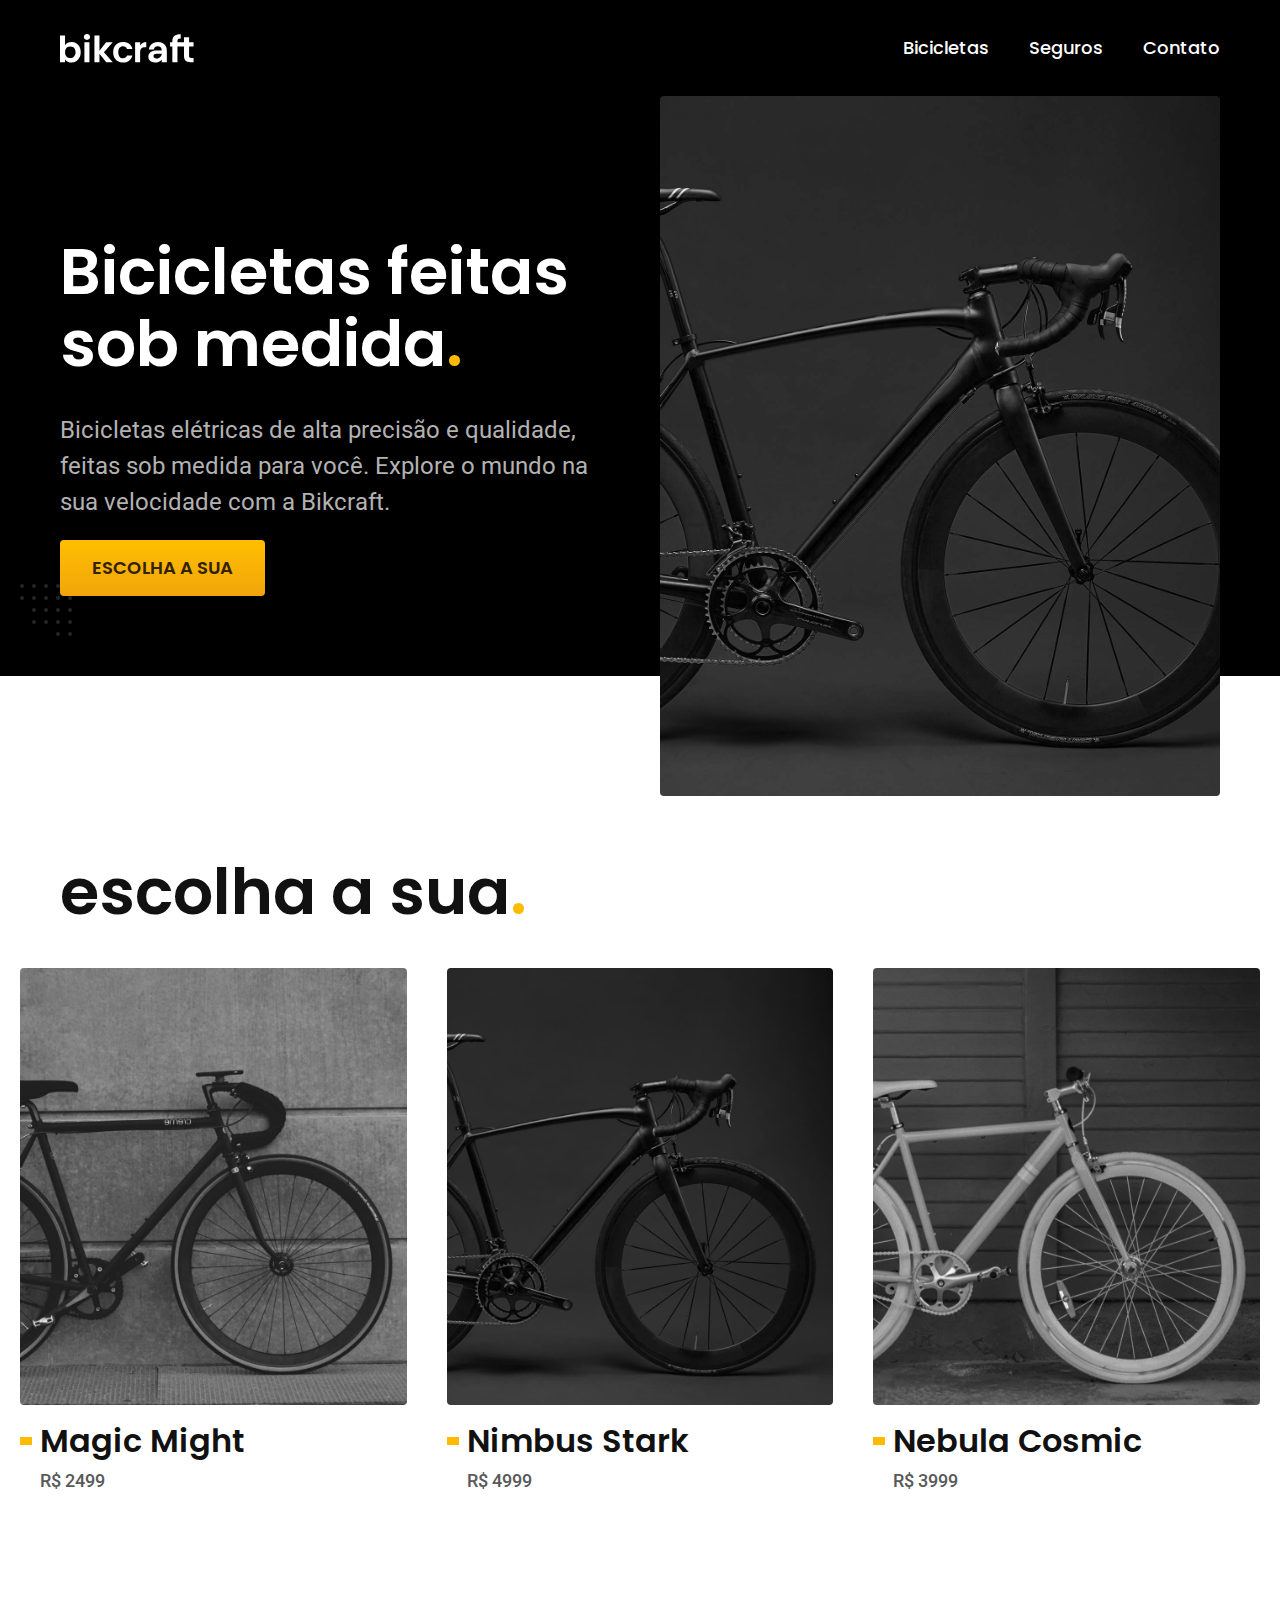
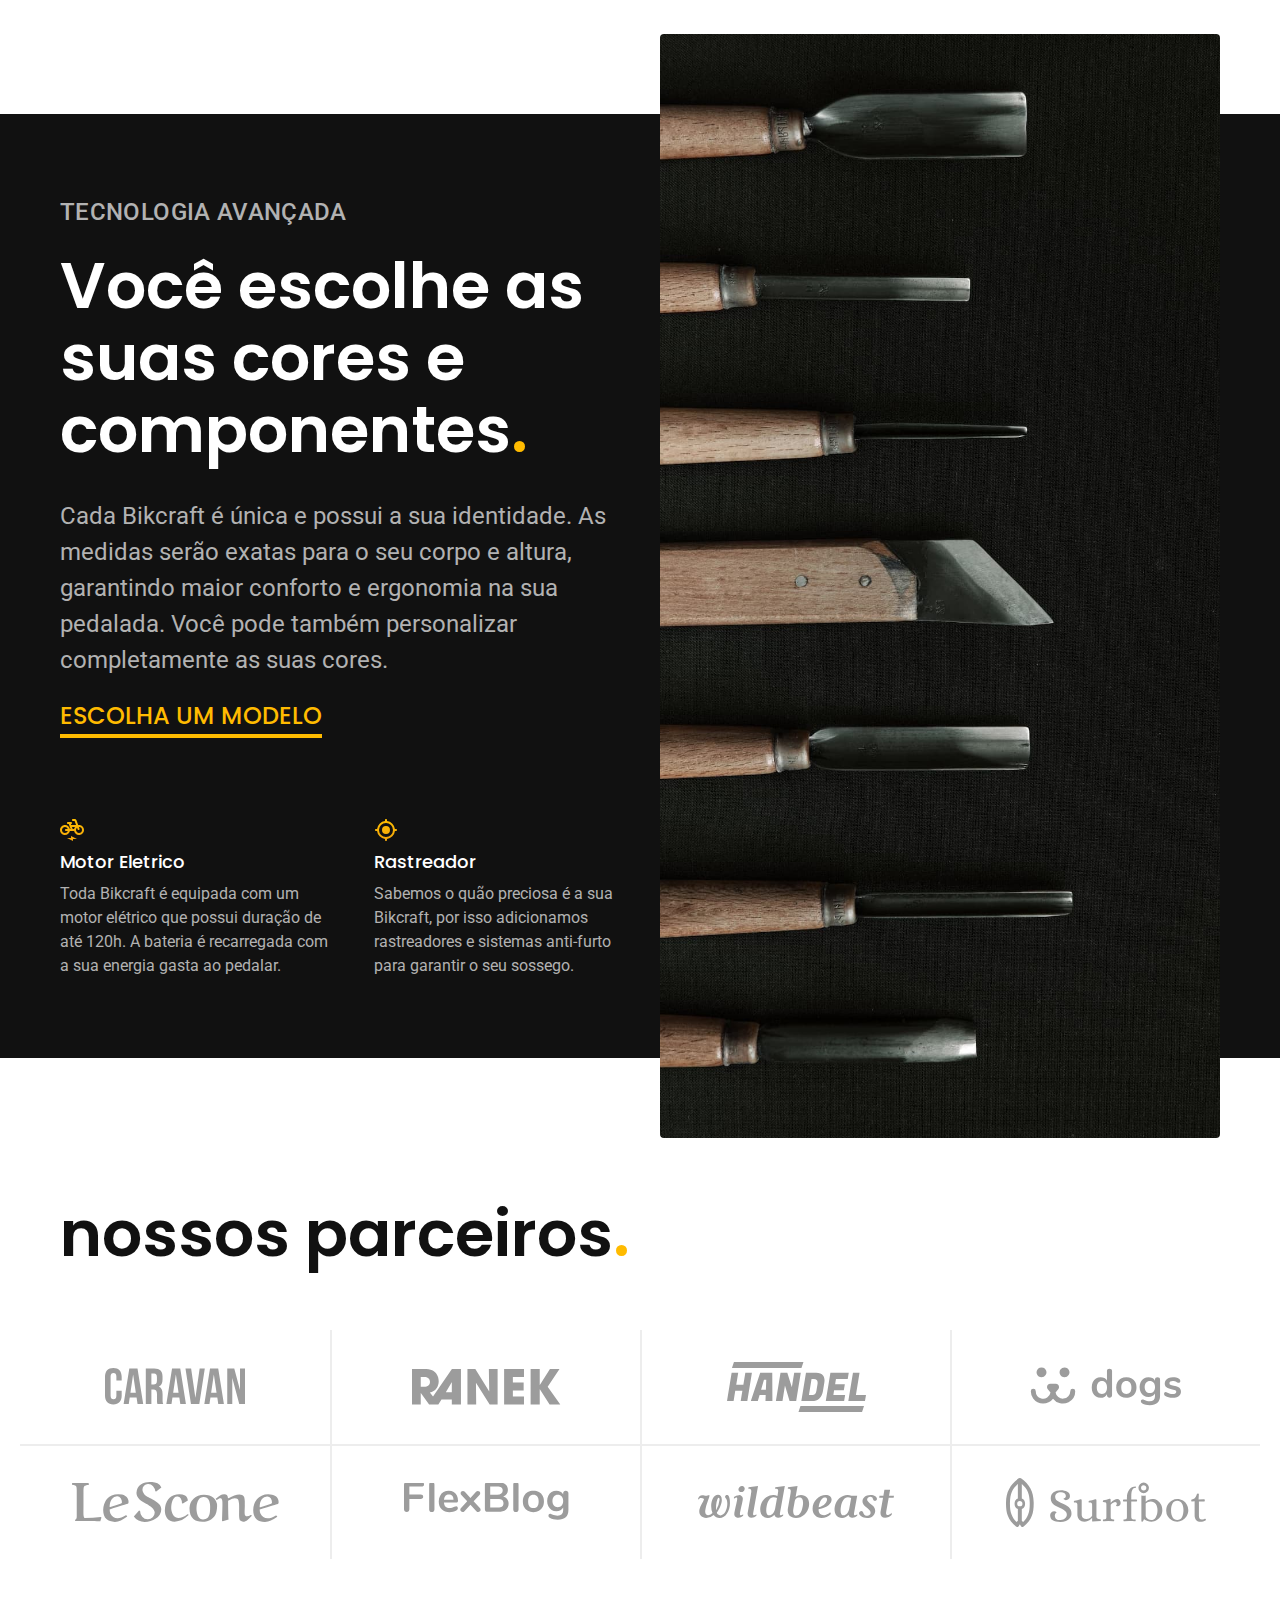
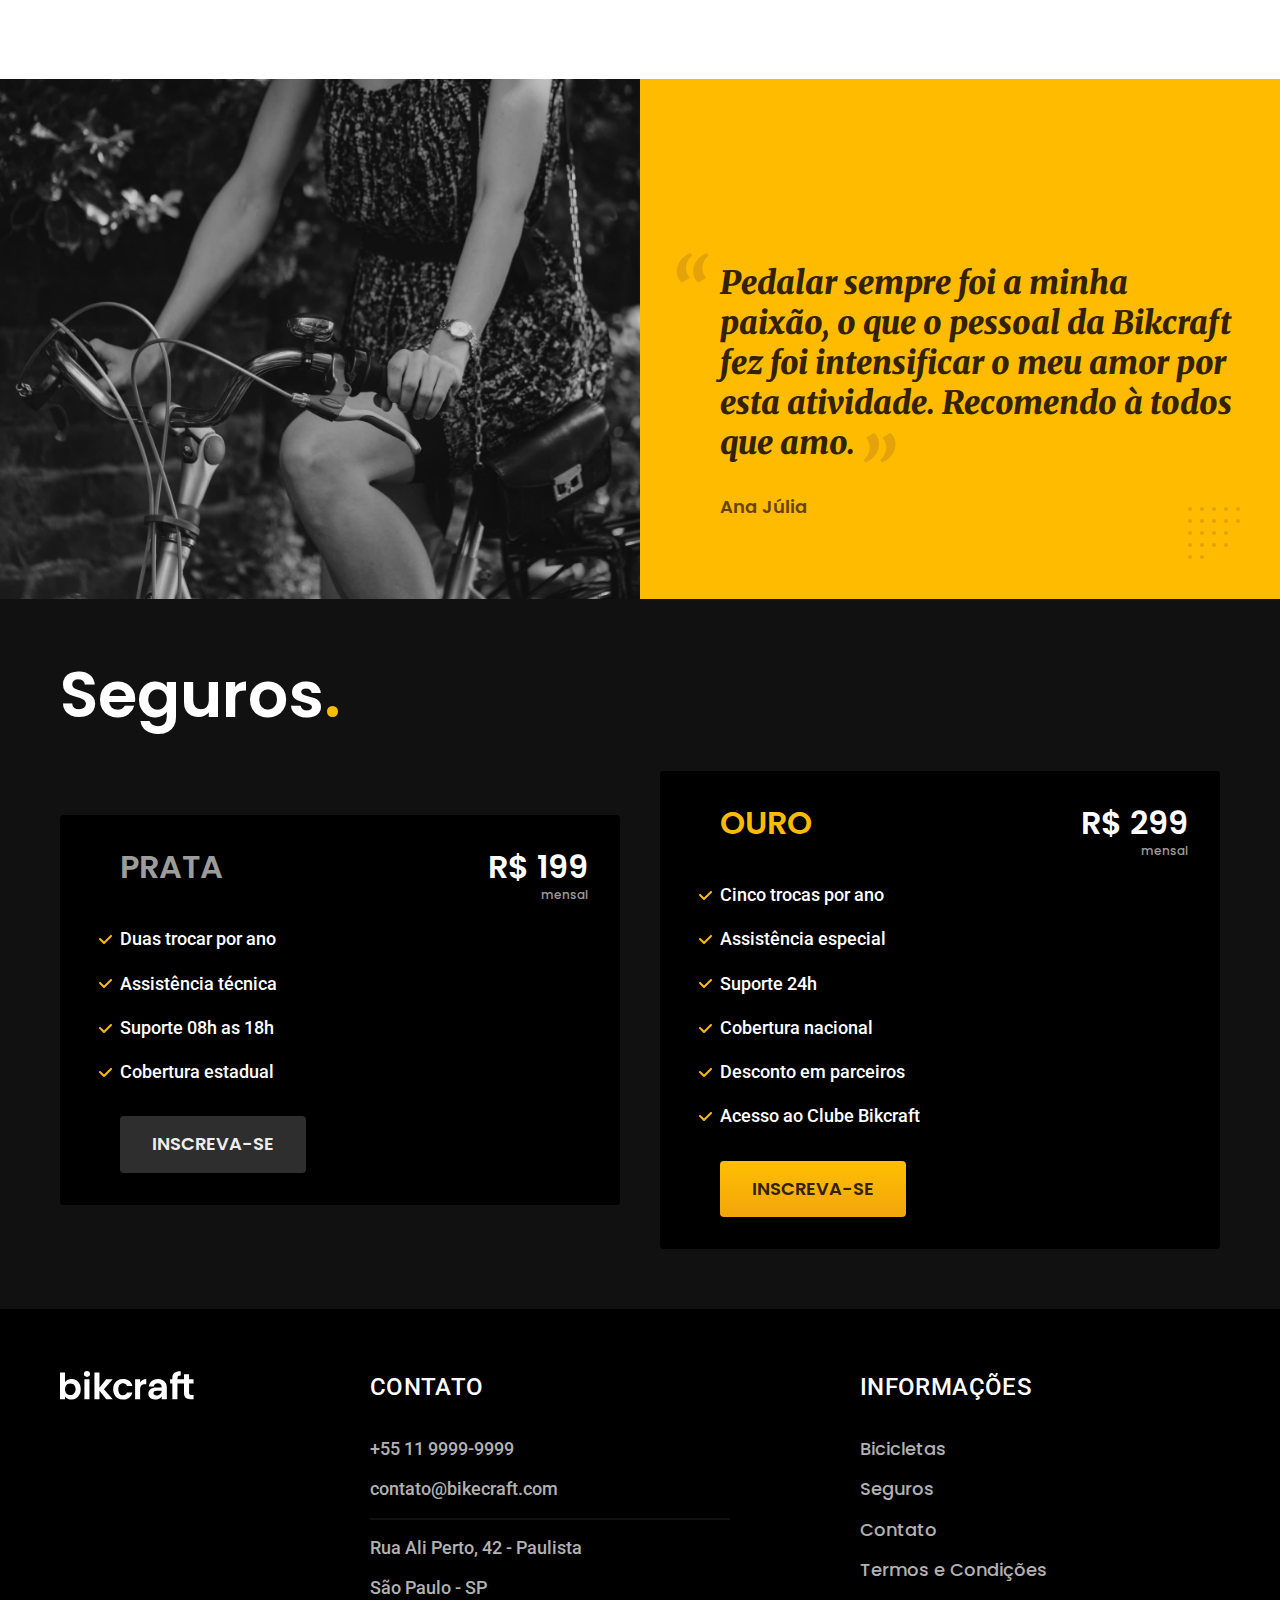
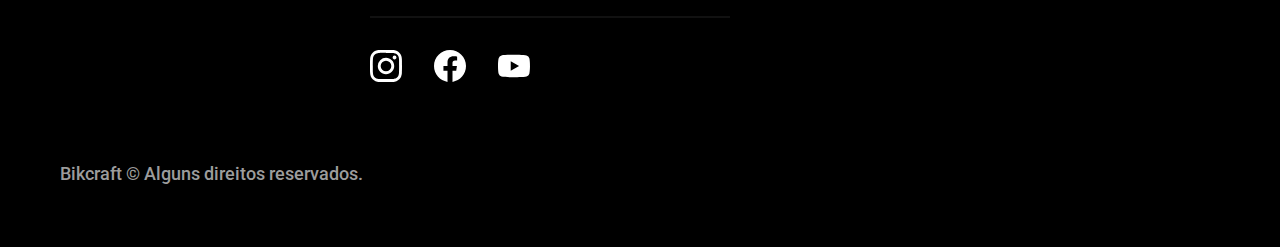
<file: src/index.html>
<!DOCTYPE html>
<html lang="pt-br">

<head>
    <meta charset="UTF-8" />
    <meta http-equiv="X-UA-Compatible" content="IE=edge" />
    <meta name="viewport" content="width=device-width, initial-scale=1.0" />
    <title>Bikcraft - Bicicletas Elétricas</title>
    <meta name="description"
        content="Bicicletas elétricas de alta precisão e qualidade,  feitas sob medida para o cliente. Explore o mundo na sua velocidade com a Bikcraft." />

    <link rel="icon" href="./favicon.svg" type="image/svg+xml" />
    <link rel="preload" href="./css/style.css" as="style" />
    <link rel="stylesheet" href="./css/style.css" />

    <link rel="preconnect" href="https://fonts.googleapis.com" />
    <link rel="preconnect" href="https://fonts.gstatic.com" crossorigin />
    <link
        href="https://fonts.googleapis.com/css2?family=Merriweather:ital,wght@1,900&family=Poppins:wght@400;600&family=Roboto:wght@400;500&display=swap"
        rel="stylesheet" />

    <script>
        document.documentElement.classList.add("js");
    </script>
</head>

<body>
    <header class="header-bg">
        <div class="header container">
            <a href="./">
                <img src="./img/bikcraft.svg" alt="Bikcraft" srcset="" />
            </a>
            <nav aria-label="primaria">
                <ul class="header-menu font-1-m cor-0">
                    <li>
                        <a href="./bicicletas.html">Bicicletas</a>
                    </li>
                    <li>
                        <a href="./seguros.html">Seguros</a>
                    </li>
                    <li>
                        <a href="./contato.html">Contato</a>
                    </li>
                </ul>
            </nav>
        </div>
    </header>

    <main class="introducao-bg">
        <div class="introducao container">
            <div class="introducao-conteudo">
                <h1 class="font-1-xxl cor-0 fadeInDown" data-anime="200">
                    Bicicletas feitas sob medida<span class="cor-p1">.</span>
                </h1>
                <p class="font-2-l cor-5 fadeInDown" data-anime="400">
                    Bicicletas elétricas de alta precisão e qualidade, feitas sob medida
                    para você. Explore o mundo na sua velocidade com a Bikcraft.
                </p>
                <a class="botao fadeInDown" data-anime="600" href="./bicicletas.html">Escolha a sua
                </a>
            </div>
            <picture class="fadeInDown" data-anime="800">
                <source media="(max-width: 800px)" srcset="./img/bicicletas/nimbus.jpg" />
                <img src="./img/fotos/introducao.jpg" width="1280" height="1600" alt="Bicicleta elétrica preta." />
            </picture>
        </div>
    </main>

    <article class="bicicletas-lista">
        <h2 class="container font-1-xxl">
            escolha a sua<span class="cor-p1">.</span>
        </h2>
        <ul>
            <li>
                <a href="./bicicletas/magic.html">
                    <img src="./img/bicicletas/magic-home.jpg" alt="Bicicleta preta" />
                    <h3 class="font-1-xl">Magic Might</h3>
                    <span class="font-2-m cor-8">R$ 2499</span>
                </a>
            </li>
            <li>
                <a href="./bicicletas/nimbus.html">
                    <img src="./img/bicicletas/nimbus-home.jpg" alt="Bicicleta preta" />
                    <h3 class="font-1-xl">Nimbus Stark</h3>
                    <span class="font-2-m cor-8">R$ 4999</span>
                </a>
            </li>
            <li>
                <a href="./bicicletas/nebula.html">
                    <img src="./img/bicicletas/nebula-home.jpg" alt="Bicicleta preta" />
                    <h3 class="font-1-xl">Nebula Cosmic</h3>
                    <span class="font-2-m cor-8">R$ 3999</span>
                </a>
            </li>
        </ul>
    </article>

    <article class="tecnologia-bg">
        <div class="tecnologia container">
            <div class="tecnologia-conteudo">
                <span class="font-2-l-b cor-5">Tecnologia Avançada</span>
                <h2 class="font-1-xxl cor-0">
                    Você escolhe as suas cores e componentes<span class="cor-p1">.</span>
                </h2>
                <p class="font-2-l cor-5">
                    Cada Bikcraft é única e possui a sua identidade. As medidas serão
                    exatas para o seu corpo e altura, garantindo maior conforto e
                    ergonomia na sua pedalada. Você pode também personalizar
                    completamente as suas cores.
                </p>

                <a class="link" href="./bicicletas.html">Escolha um modelo</a>
                <div class="tecnologia-vantagens">
                    <div>
                        <img src="./img/icones/eletrica.svg" alt="" />
                        <h3 class="font-1-m cor-0">Motor Eletrico</h3>
                        <p class="font-2-s cor-5">
                            Toda Bikcraft é equipada com um motor elétrico que possui
                            duração de até 120h. A bateria é recarregada com a sua energia
                            gasta ao pedalar.
                        </p>

                        <p></p>
                    </div>

                    <div>
                        <img src="./img/icones/rastreador.svg" alt="" />
                        <h3 class="font-1-m cor-0">Rastreador</h3>
                        <p class="font-2-s cor-5">
                            Sabemos o quão preciosa é a sua Bikcraft, por isso adicionamos
                            rastreadores e sistemas anti-furto para garantir o seu sossego.
                        </p>
                    </div>
                </div>
            </div>

            <div class="tecnologia-imagem">
                <img src="./img/fotos/tecnologia.jpg" alt="" />
            </div>
        </div>
    </article>

    <section class="parceiros" aria-label="Nossos parceiros">
        <h2 class="container font-1-xxl">
            nossos parceiros<span class="cor-p1">.</span>
        </h2>

        <ul>
            <li><img src="./img/parceiros/caravan.svg" alt="caravan" /></li>
            <li><img src="./img/parceiros/ranek.svg" alt="ranek" /></li>
            <li><img src="./img/parceiros/handel.svg" alt="handel" /></li>
            <li><img src="./img/parceiros/dogs.svg" alt="dogs" /></li>
            <li><img src="./img/parceiros/lescone.svg" alt="lescone" /></li>
            <li>
                <img src="./img/parceiros/flexblog.svg" alt="flexblog" />
            </li>
            <li>
                <img src="./img/parceiros/wildbeast.svg" alt="wildbeast" />
            </li>
            <li><img src="./img/parceiros/surfbot.svg" alt="surfbot" /></li>
        </ul>
    </section>

    <section class="depoimento" aria-label="depoimento">
        <div>
            <img src="./img/fotos/depoimento.jpg" alt="Pessoa pedalando uma bicicleta Bikecraft" />
        </div>
        <div class="depoimento-conteudo">
            <blockquote class="font-1-xl cor-p5">
                <p>
                    Pedalar sempre foi a minha paixão, o que o pessoal da Bikcraft fez
                    foi intensificar o meu amor por esta atividade. Recomendo à todos
                    que amo.
                </p>
            </blockquote>
            <span class="font-1-m-b cor-p4">Ana Júlia</span>
        </div>
    </section>

    <article class="seguros-bg">
        <div class="seguros container">
            <h2 class="font-1-xxl cor-0">Seguros<span class="cor-p1">.</span></h2>

            <div class="seguros-item">
                <h3 class="font-1-xl cor-6">PRATA</h3>
                <span class="font-1-xl cor-0">R$ 199 <span class="font-1-xs cor-6">mensal</span></span>
                <ul class="font-2-m cor-0">
                    <li>Duas trocar por ano</li>
                    <li>Assistência técnica</li>
                    <li>Suporte 08h as 18h</li>
                    <li>Cobertura estadual</li>
                </ul>
                <a class="botao secundario" href="./orcamento.html">Inscreva-se</a>
            </div>

            <div class="seguros-item">
                <h3 class="font-1-xl cor-p1">OURO</h3>
                <span class="font-1-xl cor-0">R$ 299 <span class="font-1-xs cor-6">mensal</span></span>
                <ul class="font-2-m cor-0">
                    <li>Cinco trocas por ano</li>
                    <li>Assistência especial</li>
                    <li>Suporte 24h</li>
                    <li>Cobertura nacional</li>
                    <li>Desconto em parceiros</li>
                    <li>Acesso ao Clube Bikcraft</li>
                </ul>
                <a class="botao" href="./orcamento.html">Inscreva-se</a>
            </div>
        </div>
    </article>

    <footer class="footer-bg">
        <div class="footer container">
            <img src="./img/bikcraft.svg" alt="Bikcraft" />
            <div class="footer-contato">
                <h3 class="font-2-l-b cor-0">Contato</h3>
                <ul class="cor-5 font-2-m">
                    <li><a href="tel:+551199999999">+55 11 9999-9999</a></li>
                    <li>
                        <a href="mailto:contato@bikecraft.com">contato@bikecraft.com</a>
                    </li>
                    <li>Rua Ali Perto, 42 - Paulista</li>
                    <li>São Paulo - SP</li>
                </ul>
                <div class="footer-redes">
                    <a href="#">
                        <img src="./img/redes/instagram.svg" alt="instagram" /></a>
                    <a href="#">
                        <img src="./img/redes/facebook.svg" alt="facebook" /></a>
                    <a href="#">
                        <img src="./img/redes/youtube.svg" alt="youtube" /></a>
                </div>
            </div>

            <div class="footer-informacoes">
                <h3 class="font-2-l-b cor-0">informações</h3>
                <nav>
                    <ul class="font-1-m cor-5">
                        <li>
                            <a href="./bicicletas.html">Bicicletas</a>
                        </li>
                        <li>
                            <a href="./seguros.html">Seguros</a>
                        </li>
                        <li>
                            <a href="./contato.html">Contato</a>
                        </li>

                        <li>
                            <a href="./termos.html">Termos e Condições</a>
                        </li>
                    </ul>
                </nav>
            </div>

            <p class="font-2-m cor-6 footer-copy">
                Bikcraft © Alguns direitos reservados.
            </p>
        </div>
    </footer>

    <script src="./js/plugins/simple-anime.js"></script>
    <script src="./js/script.js"></script>
</body>

</html>
</file>
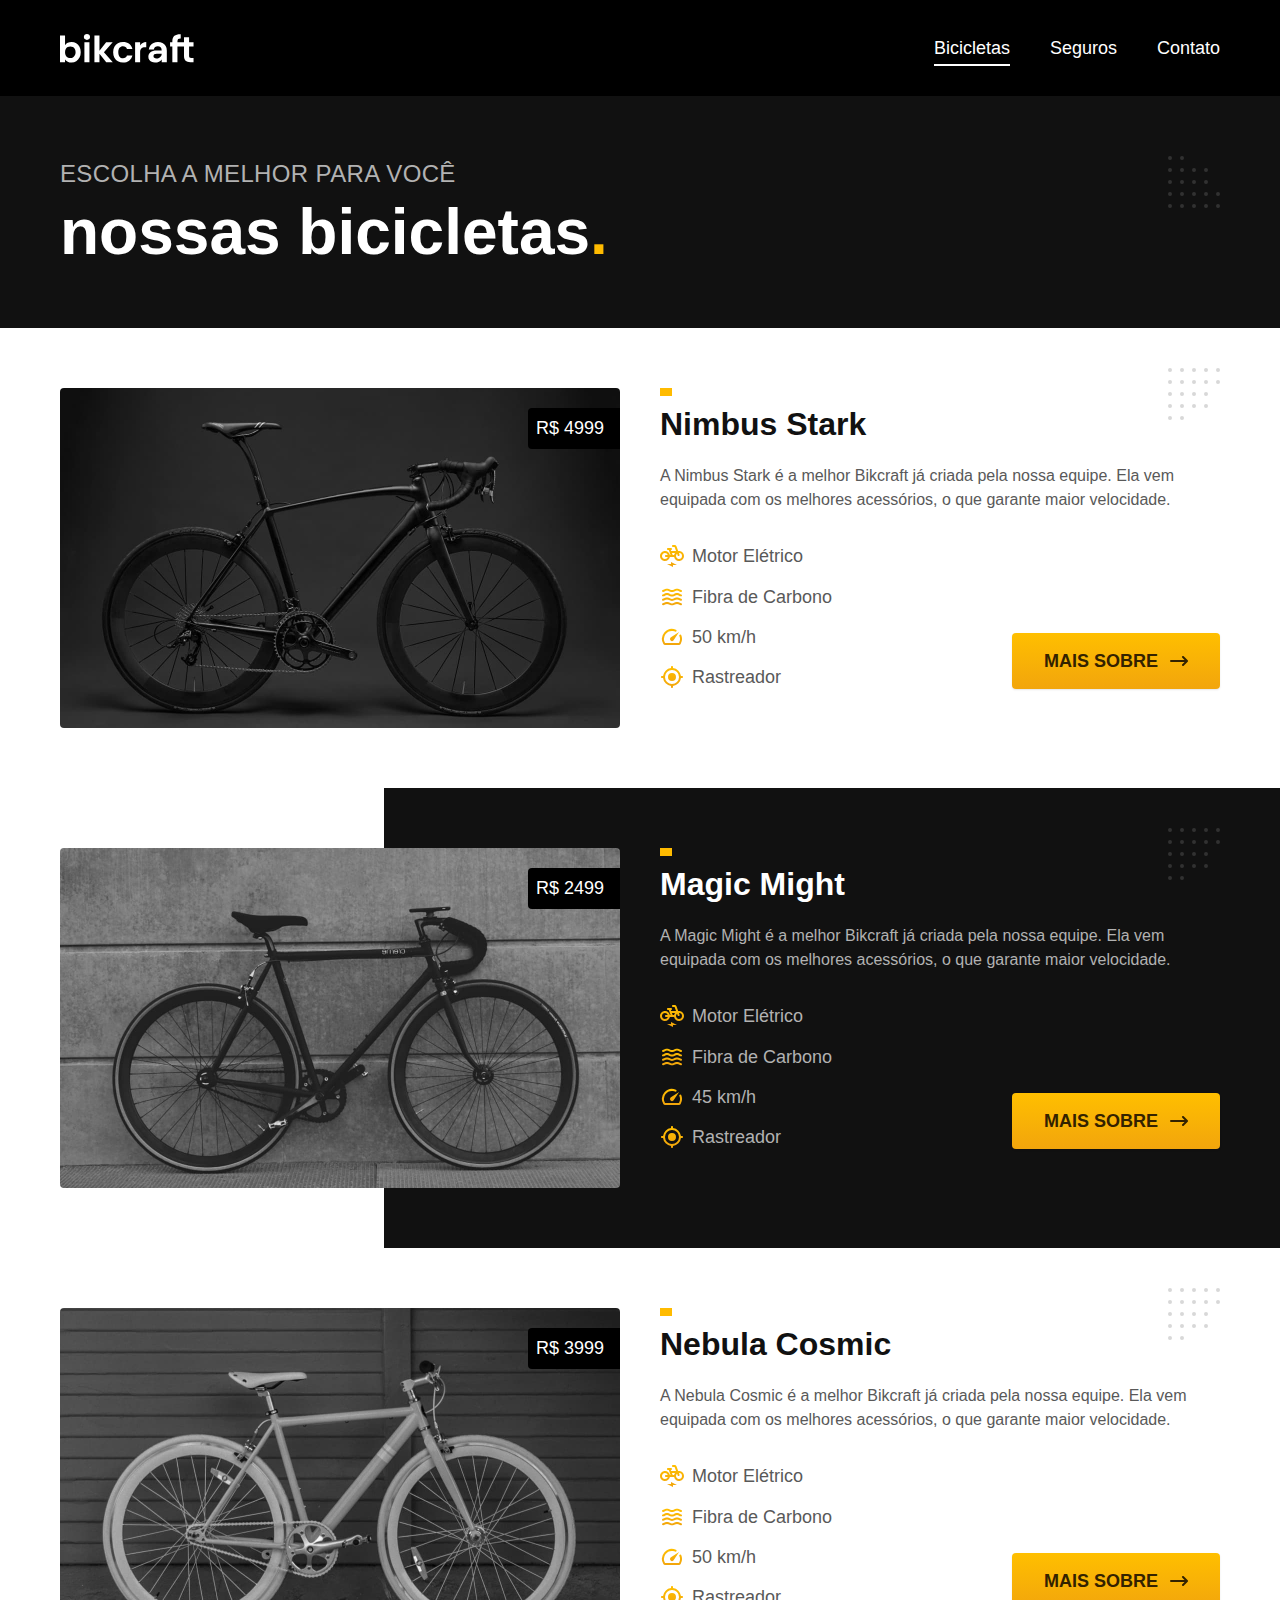
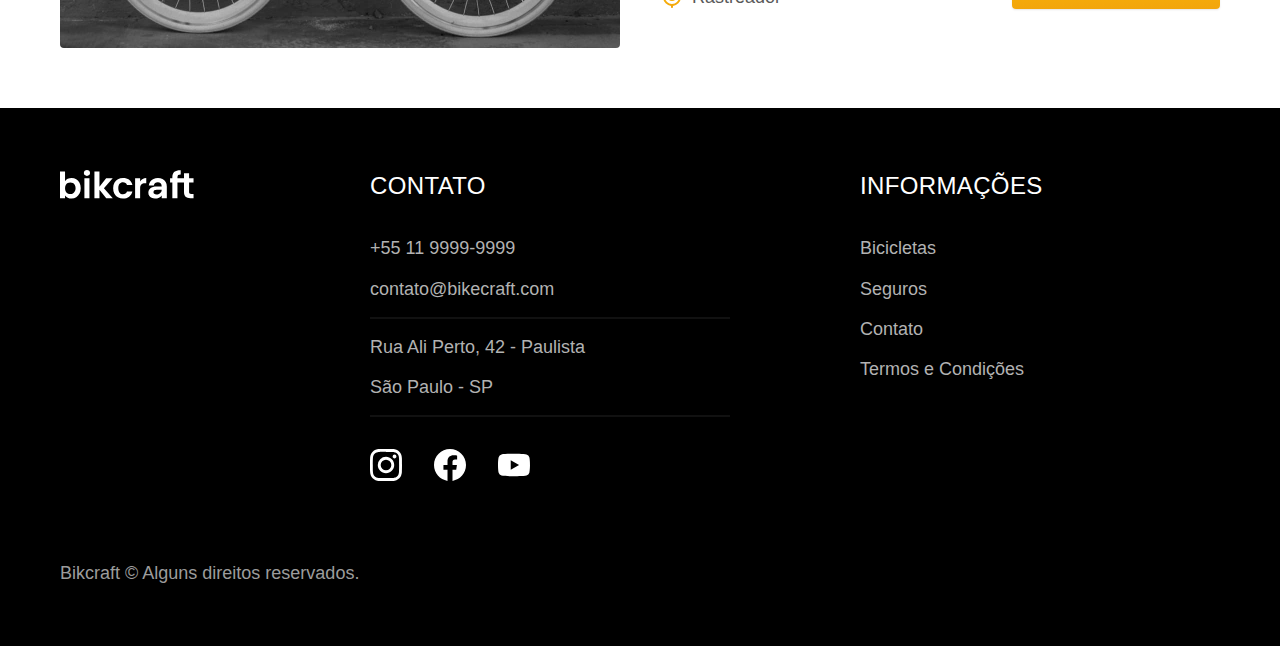
<file: src/bicicletas.html>
<!DOCTYPE html>
<html lang="pt-br">

<head>
    <meta charset="UTF-8" />
    <meta name="viewport" content="width=device-width, initial-scale=1.0" />

    <title>Bicicletas | Bikcraft</title>
    <meta name="description" content="Bicicletas" />

    <link rel="icon" href="./favicon.svg" type="image/svg+xml" />
    <link rel="preload" href="./css/style.css" as="style" />
    <link rel="stylesheet" href="./css/style.css" />
    <script>
        document.documentElement.classList.add("js");
    </script>
</head>

<body id="bicicletas">
    <header class="header-bg">
        <div class="header container">
            <a href="./">
                <img src="./img/bikcraft.svg" alt="Bikcraft" srcset="" />
            </a>
            <nav aria-label="primaria">
                <ul class="header-menu font-1-m cor-0">
                    <li>
                        <a href="./bicicletas.html">Bicicletas</a>
                    </li>
                    <li>
                        <a href="./seguros.html">Seguros</a>
                    </li>
                    <li>
                        <a href="./contato.html">Contato</a>
                    </li>
                </ul>
            </nav>
        </div>
    </header>

    <main>
        <div class="titulo-bg">
            <div class="titulo container">
                <p class="font-2-l-b cor-5">Escolha a melhor para você</p>
                <h1 class="font-1-xxl cor-0">
                    nossas bicicletas<span class="cor-p1">.</span>
                </h1>
            </div>
        </div>

        <div class="bicicletas container">
            <div class="bicicletas-imagem">
                <img src="./img/bicicletas/nimbus.jpg" alt="Bicicleta preta" />
                <span class="font-2-m cor-0">R$ 4999</span>
            </div>
            <div class="bicicletas-conteudo">
                <h2 class="font-1-xl">Nimbus Stark</h2>
                <p class="font-2-s cor-8">
                    A Nimbus Stark é a melhor Bikcraft já criada pela nossa equipe. Ela
                    vem equipada com os melhores acessórios, o que garante maior
                    velocidade.
                </p>
                <ul class="font-1-m cor-8">
                    <li>
                        <img src="./img/icones/eletrica.svg" alt="" />
                        Motor Elétrico
                    </li>
                    <li>
                        <img src="./img/icones/carbono.svg" alt="" />
                        Fibra de Carbono
                    </li>
                    <li>
                        <img src="./img/icones/velocidade.svg" alt="" />
                        50 km/h
                    </li>
                    <li>
                        <img src="./img/icones/rastreador.svg" alt="" />
                        Rastreador
                    </li>
                </ul>
                <a class="botao seta" href="./bicicletas/nimbus.html">Mais Sobre</a>
            </div>
        </div>

        <div class="bicicletas-bg">
            <div class="bicicletas container">
                <div class="bicicletas-imagem">
                    <img src="./img/bicicletas/magic.jpg" alt="Bicicleta preta" />
                    <span class="font-2-m cor-0">R$ 2499</span>
                </div>
                <div class="bicicletas-conteudo">
                    <h2 class="font-1-xl cor-0">Magic Might</h2>
                    <p class="font-2-s cor-5">
                        A Magic Might é a melhor Bikcraft já criada pela nossa equipe. Ela
                        vem equipada com os melhores acessórios, o que garante maior
                        velocidade.
                    </p>
                    <ul class="font-1-m cor-5">
                        <li>
                            <img src="./img/icones/eletrica.svg" alt="" />
                            Motor Elétrico
                        </li>
                        <li>
                            <img src="./img/icones/carbono.svg" alt="" />
                            Fibra de Carbono
                        </li>
                        <li>
                            <img src="./img/icones/velocidade.svg" alt="" />
                            45 km/h
                        </li>
                        <li>
                            <img src="./img/icones/rastreador.svg" alt="" />
                            Rastreador
                        </li>
                    </ul>
                    <a class="botao seta" href="./bicicletas/magic.html">Mais Sobre</a>
                </div>
            </div>
        </div>

        <div class="bicicletas container">
            <div class="bicicletas-imagem">
                <img src="./img/bicicletas/nebula.jpg" alt="Bicicleta preta" />
                <span class="font-2-m cor-0">R$ 3999</span>
            </div>
            <div class="bicicletas-conteudo">
                <h2 class="font-1-xl">Nebula Cosmic</h2>
                <p class="font-2-s cor-8">
                    A Nebula Cosmic é a melhor Bikcraft já criada pela nossa equipe. Ela
                    vem equipada com os melhores acessórios, o que garante maior
                    velocidade.
                </p>
                <ul class="font-1-m cor-8">
                    <li>
                        <img src="./img/icones/eletrica.svg" alt="" />
                        Motor Elétrico
                    </li>
                    <li>
                        <img src="./img/icones/carbono.svg" alt="" />
                        Fibra de Carbono
                    </li>
                    <li>
                        <img src="./img/icones/velocidade.svg" alt="" />
                        50 km/h
                    </li>
                    <li>
                        <img src="./img/icones/rastreador.svg" alt="" />
                        Rastreador
                    </li>
                </ul>
                <a class="botao seta" href="./bicicletas/nebula.html">Mais Sobre</a>
            </div>
        </div>
    </main>

    <footer class="footer-bg">
        <div class="footer container">
            <img src="./img/bikcraft.svg" alt="Bikcraft" />
            <div class="footer-contato">
                <h3 class="font-2-l-b cor-0">Contato</h3>
                <ul class="cor-5 font-2-m">
                    <li><a href="tel:+551199999999">+55 11 9999-9999</a></li>
                    <li>
                        <a href="mailto:contato@bikecraft.com">contato@bikecraft.com</a>
                    </li>
                    <li>Rua Ali Perto, 42 - Paulista</li>
                    <li>São Paulo - SP</li>
                </ul>
                <div class="footer-redes">
                    <a href="#">
                        <img src="./img/redes/instagram.svg" alt="instagram" /></a>
                    <a href="#">
                        <img src="./img/redes/facebook.svg" alt="facebook" /></a>
                    <a href="#">
                        <img src="./img/redes/youtube.svg" alt="youtube" /></a>
                </div>
            </div>

            <div class="footer-informacoes">
                <h3 class="font-2-l-b cor-0">informações</h3>
                <nav>
                    <ul class="font-1-m cor-5">
                        <li>
                            <a href="./bicicletas.html">Bicicletas</a>
                        </li>
                        <li>
                            <a href="./seguros.html">Seguros</a>
                        </li>
                        <li>
                            <a href="./contato.html">Contato</a>
                        </li>

                        <li>
                            <a href="./termos.html">Termos e Condições</a>
                        </li>
                    </ul>
                </nav>
            </div>

            <p class="font-2-m cor-6 footer-copy">
                Bikcraft © Alguns direitos reservados.
            </p>
        </div>
    </footer>
    <script src="./js/script.js"></script>
</body>

</html>
</file>
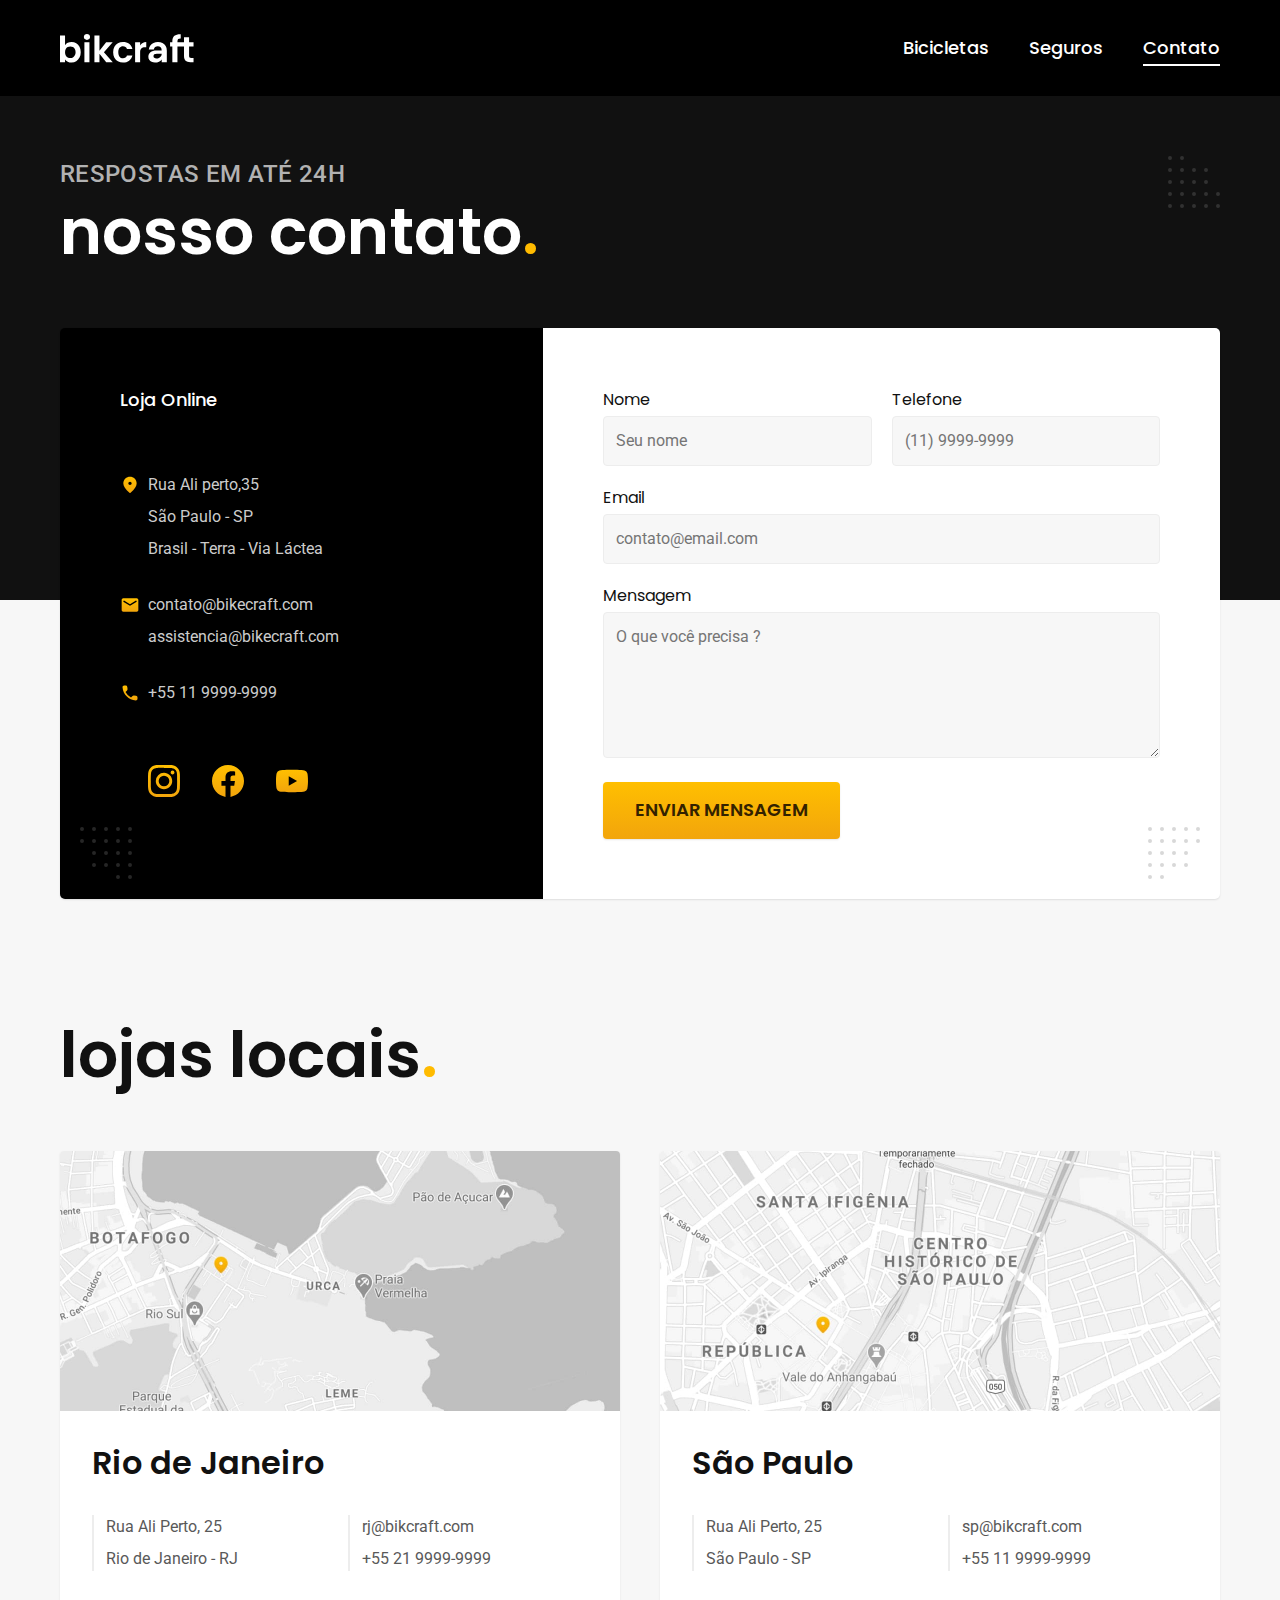
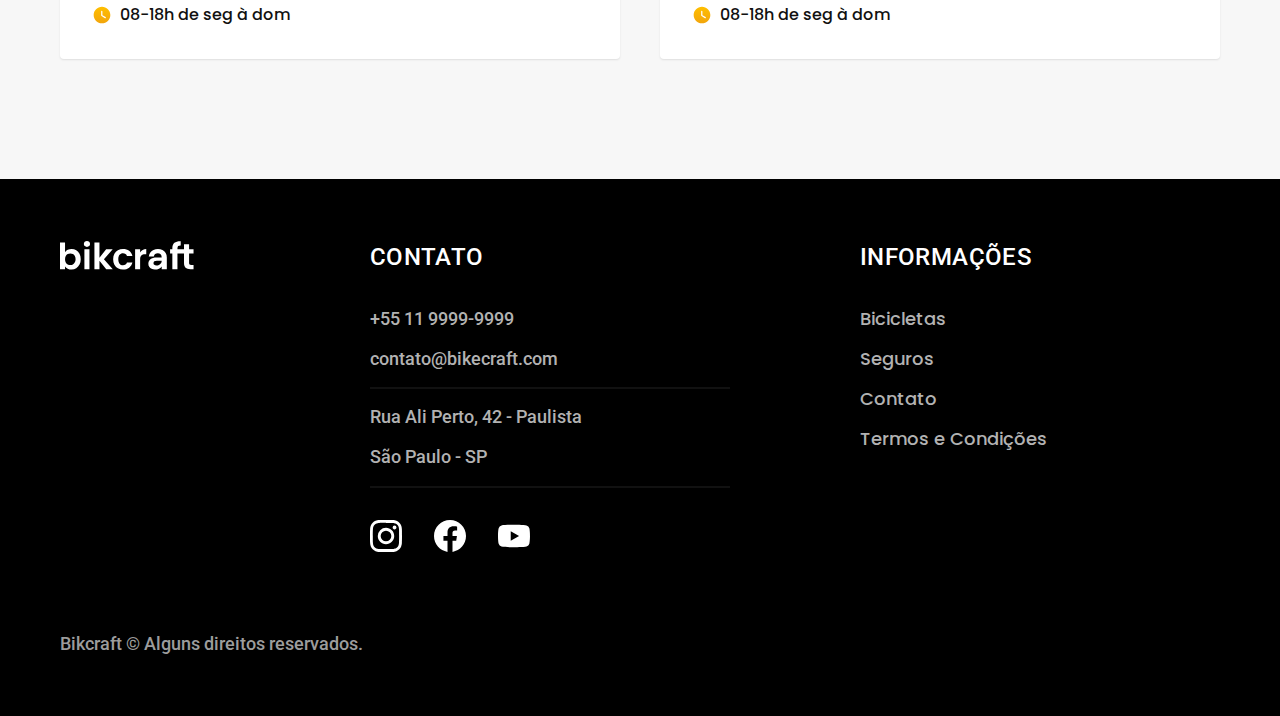
<file: src/contato.html>
<!DOCTYPE html>
<html lang="pt-br">

<head>
    <meta charset="UTF-8" />
    <meta http-equiv="X-UA-Compatible" content="IE=edge" />
    <meta name="viewport" content="width=device-width, initial-scale=1.0" />
    <title>Contato| Bikcraft</title>
    <meta name="description" content="Contato" />

    <link rel="stylesheet" href="./css/style.css" />
    <link rel="preconnect" href="https://fonts.googleapis.com" />
    <link rel="preconnect" href="https://fonts.gstatic.com" crossorigin />
    <link href="https://fonts.googleapis.com/css2?family=Poppins:wght@400;600&family=Roboto:wght@400;500&display=swap"
        rel="stylesheet" />
    
      <link rel="icon" href="./favicon.svg" type="image/svg+xml" />

    <link rel="preconnect" href="https://fonts.googleapis.com" />
    <link rel="preconnect" href="https://fonts.gstatic.com" crossorigin />
    <link href="https://fonts.googleapis.com/css2?family=Merriweather:ital,wght@1,900&display=swap" rel="stylesheet" />
    <script>
        document.documentElement.classList.add("js");
    </script>
</head>

<body id="contato">
    <header class="header-bg">
        <div class="header container">
            <a href="./">
                <img src="./img/bikcraft.svg" alt="Bikcraft" srcset="" />
            </a>
            <nav aria-label="primaria">
                <ul class="header-menu font-1-m cor-0">
                    <li>
                        <a href="./bicicletas.html">Bicicletas</a>
                    </li>
                    <li>
                        <a href="./seguros.html">Seguros</a>
                    </li>
                    <li>
                        <a href="./contato.html">Contato</a>
                    </li>
                </ul>
            </nav>
        </div>
    </header>

    <main>
        <div class="titulo-bg">
            <div class="titulo container">
                <p class="font-2-l-b cor-5">Respostas em até 24h</p>
                <h1 class="font-1-xxl cor-0">
                    nosso contato<span class="cor-p1">.</span>
                </h1>
            </div>
        </div>

        <div class="contato container">
            <section class="contato-dados" aria-label="Endereço">
                <h2 class="font-1-m cor-0">Loja Online</h2>
                <div class="contato-endereco font-2-s cor-4">
                    <p>Rua Ali perto,35</p>
                    <p>São Paulo - SP</p>
                    <p>Brasil - Terra - Via Láctea</p>
                </div>
                <address class="contato-meios font-2-s cor-4">
                    <a href="mailto:contato@bikecraft.com">contato@bikecraft.com</a>
                    <a href="mailto:assistencia@bikecraft.com">assistencia@bikecraft.com</a>
                    <a href="tel:+551199999999">+55 11 9999-9999</a>
                </address>
                <div class="contato-redes">
                    <a href="#">
                        <img src="./img/redes/instagram-p.svg" alt="instagram" /></a>
                    <a href="#">
                        <img src="./img/redes/facebook-p.svg" alt="facebook" /></a>
                    <a href="#">
                        <img src="./img/redes/youtube-p.svg" alt="youtube" /></a>
                </div>
            </section>
            <section class="contato-formulario" aria-label="Formulário">
                <form class="form" action="./contato.html">
                    <div>
                        <label for="nome">Nome</label>
                        <input type="text" id="nome" name="nome" placeholder="Seu nome" />
                    </div>
                    <div>
                        <label for="telefone">Telefone</label>
                        <input type="text" id="telefone" name="telefone" placeholder="(11) 9999-9999" />
                    </div>

                    <div class="col-2">
                        <label for="email">Email</label>
                        <input type="email" id="email" name="email" placeholder="contato@email.com" />
                    </div>
                    <div class="col-2">
                        <label for="mensagem">Mensagem</label>
                        <textarea rows="5" id="mensagem" name="mensagem" placeholder="O que você precisa ?"></textarea>
                    </div>
                    <button class="botao col-2">Enviar Mensagem</button>
                </form>
            </section>
        </div>
    </main>

    <article class="lojas container">
        <h2 class="font-1-xxl">lojas locais<span class="cor-p1">.</span></h2>
        <div class="lojas-item">
            <img src="./img/lojas/rj.jpg" alt="mapa marcando o endereço em Rua Ali Perto, 25 - Rio de Janeiro - RJ" />
            <div class="lojas-conteudo">
                <h3 class="font-1-xl">Rio de Janeiro</h3>
                <div class="lojas-dados font-2-s cor-8">
                    <p>Rua Ali Perto, 25</p>
                    <p>Rio de Janeiro - RJ</p>
                </div>
                <div class="lojas-dados font-2-s cor-8">
                    <a href="mailto:rj@bikcraft.com">rj@bikcraft.com</a>
                    <a href="tel:+552199999999">+55 21 9999-9999</a>
                </div>
                <p class="lojas-tempo font-1-s">
                    <img src="./img/icones/horario.svg" alt="" />08-18h de seg à
                    dom
                </p>
            </div>
        </div>

        <div class="lojas-item">
            <img src="./img/lojas/sp.jpg" alt="mapa marcando o endereço em Rua Ali Perto, 25 - São Paulo - SP" />
            <div class="lojas-conteudo">
                <h3 class="font-1-xl">São Paulo</h3>
                <div class="lojas-dados font-2-s cor-8">
                    <p>Rua Ali Perto, 25</p>
                    <p>São Paulo - SP</p>
                </div>
                <div class="lojas-dados font-2-s cor-8">
                    <a href="mailto:sp@bikcraft.com">sp@bikcraft.com</a>
                    <a href="tel:+551199999999">+55 11 9999-9999</a>
                </div>
                <p class="lojas-tempo font-1-s">
                    <img src="./img/icones/horario.svg" alt="" />08-18h de seg à
                    dom
                </p>
            </div>
        </div>
    </article>

    <footer class="footer-bg">
        <div class="footer container">
            <img src="./img/bikcraft.svg" alt="Bikcraft" />
            <div class="footer-contato">
                <h3 class="font-2-l-b cor-0">Contato</h3>
                <ul class="cor-5 font-2-m">
                    <li><a href="tel:+551199999999">+55 11 9999-9999</a></li>
                    <li>
                        <a href="mailto:contato@bikecraft.com">contato@bikecraft.com</a>
                    </li>
                    <li>Rua Ali Perto, 42 - Paulista</li>
                    <li>São Paulo - SP</li>
                </ul>
                <div class="footer-redes">
                    <a href="#">
                        <img src="./img/redes/instagram.svg" alt="instagram" /></a>
                    <a href="#">
                        <img src="./img/redes/facebook.svg" alt="facebook" /></a>
                    <a href="#">
                        <img src="./img/redes/youtube.svg" alt="youtube" /></a>
                </div>
            </div>

            <div class="footer-informacoes">
                <h3 class="font-2-l-b cor-0">informações</h3>
                <nav>
                    <ul class="font-1-m cor-5">
                        <li>
                            <a href="./bicicletas.html">Bicicletas</a>
                        </li>
                        <li>
                            <a href="./seguros.html">Seguros</a>
                        </li>
                        <li>
                            <a href="./contato.html">Contato</a>
                        </li>

                        <li>
                            <a href="./termos.html">Termos e Condições</a>
                        </li>
                    </ul>
                </nav>
            </div>

            <p class="font-2-m cor-6 footer-copy">
                Bikcraft © Alguns direitos reservados.
            </p>
        </div>
    </footer>
    <script src="./js/script.js"></script>
</body>

</html>
</file>
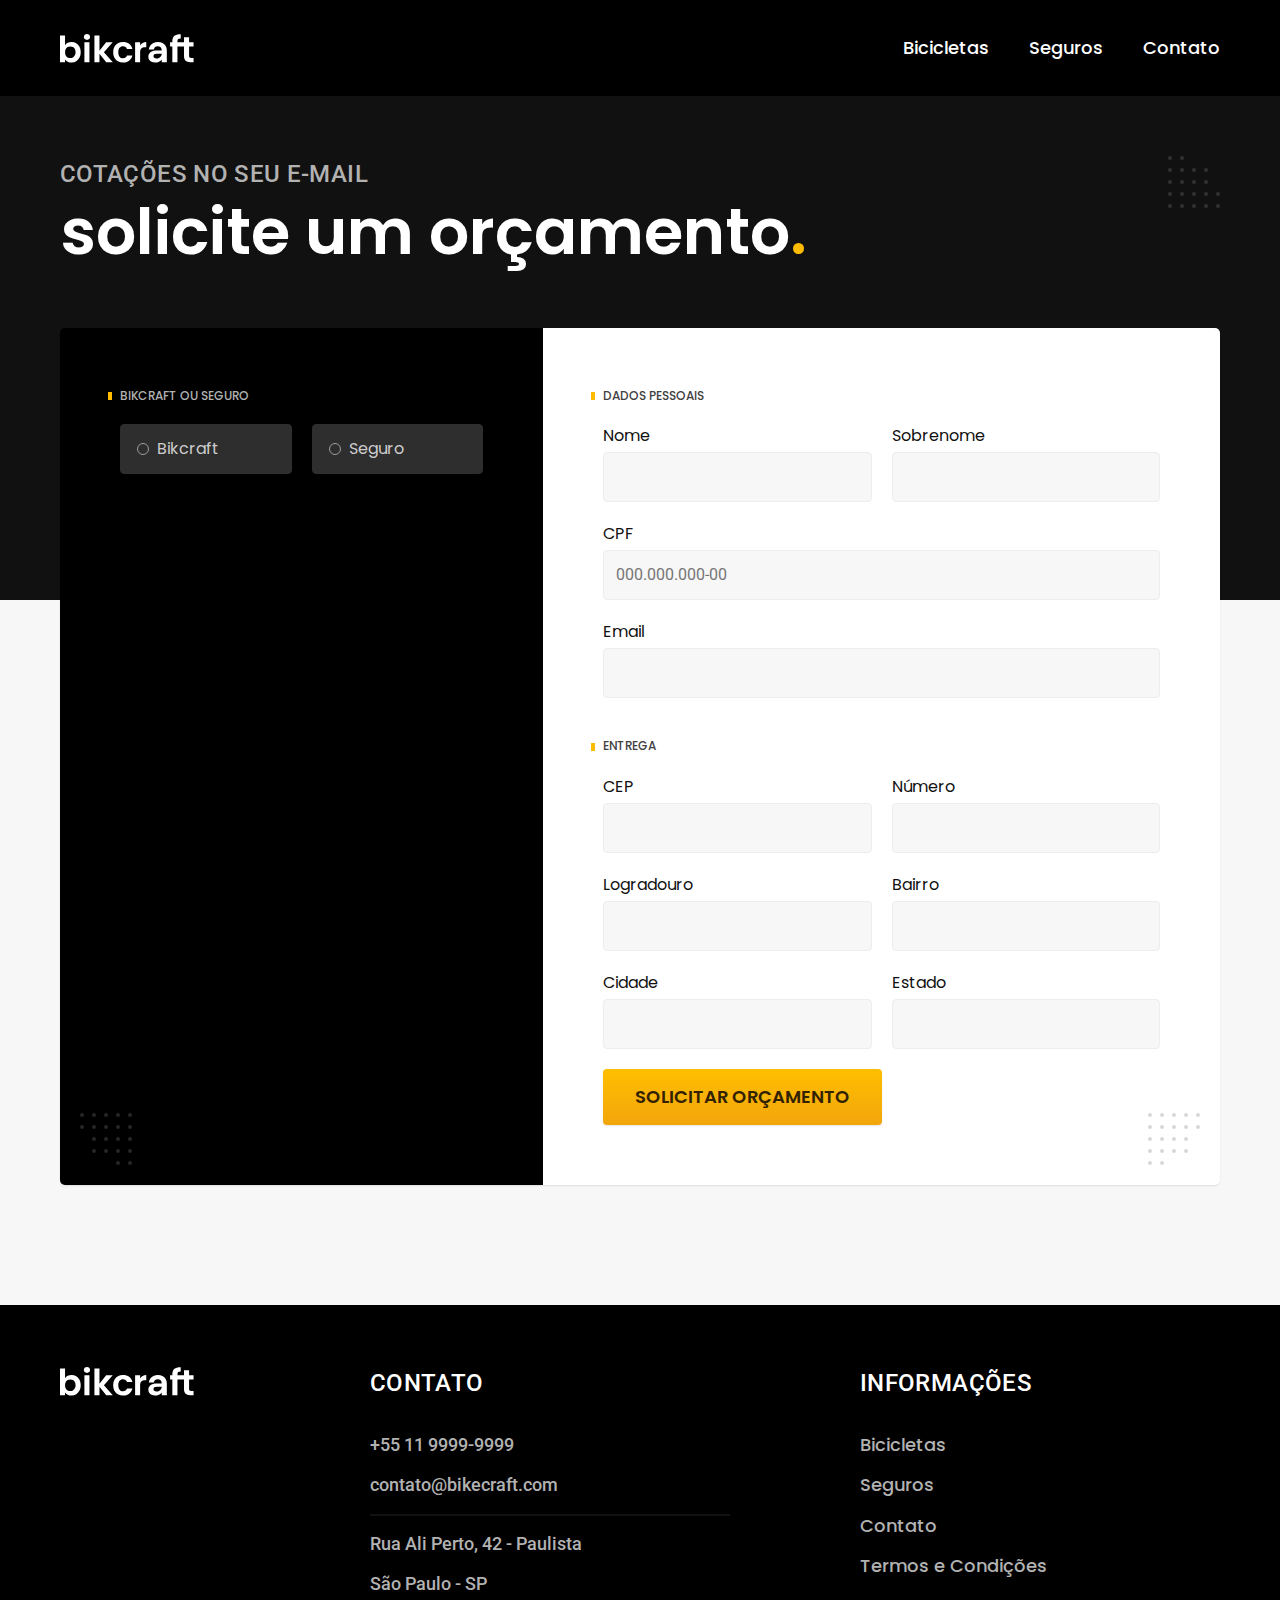
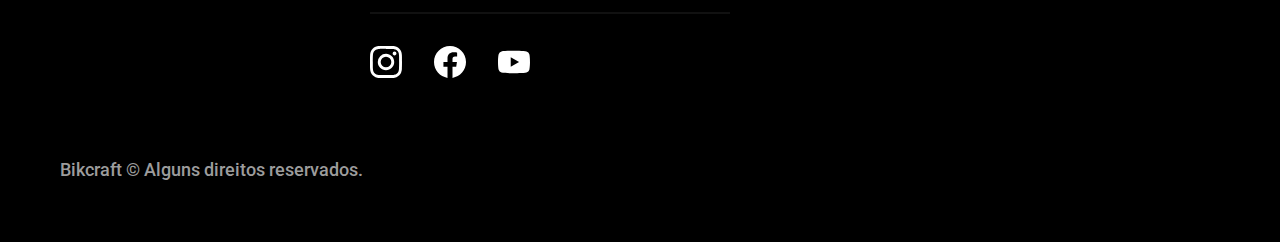
<file: src/orcamento.html>
<!DOCTYPE html>
<html lang="pt-br">

<head>
    <meta charset="UTF-8" />
    <meta http-equiv="X-UA-Compatible" content="IE=edge" />
    <meta name="viewport" content="width=device-width, initial-scale=1.0" />
    <title>Orçamento | Bikcraft</title>
    <meta name="description" content="Orçamento." />
    <link rel="icon" href="./favicon.svg" type="image/svg+xml" />
    <link rel="preload" href="./css/style.css" as="style" />
    <link rel="stylesheet" href="./css/style.css" />
    <link rel="preconnect" href="https://fonts.googleapis.com" />
    <link rel="preconnect" href="https://fonts.gstatic.com" crossorigin />
    <link href="https://fonts.googleapis.com/css2?family=Poppins:wght@400;600&family=Roboto:wght@400;500&display=swap"
        rel="stylesheet" />

    <link rel="preconnect" href="https://fonts.googleapis.com" />
    <link rel="preconnect" href="https://fonts.gstatic.com" crossorigin />
    <link href="https://fonts.googleapis.com/css2?family=Merriweather:ital,wght@1,900&display=swap" rel="stylesheet" />
    <script>
        document.documentElement.classList.add("js");
    </script>
</head>

<body id="orcamento">
    <header class="header-bg">
        <div class="header container">
            <a href="./">
                <img src="./img/bikcraft.svg" alt="Bikcraft" srcset="" />
            </a>
            <nav aria-label="primaria">
                <ul class="header-menu font-1-m cor-0">
                    <li>
                        <a href="./bicicletas.html">Bicicletas</a>
                    </li>
                    <li>
                        <a href="./seguros.html">Seguros</a>
                    </li>
                    <li>
                        <a href="./contato.html">Contato</a>
                    </li>
                </ul>
            </nav>
        </div>
    </header>

    <main>
        <div class="titulo-bg">
            <div class="titulo container">
                <p class="font-2-l-b cor-5">Cotações no seu e-mail</p>
                <h1 class="font-1-xxl cor-0">
                    solicite um orçamento<span class="cor-p1">.</span>
                </h1>
            </div>
        </div>
        <form class="orcamento container" action="#">
            <div class="orcamento-produto">
                <h2 class="font-1-xs cor-5">Bikcraft ou Seguro</h2>

                <input type="radio" name="tipo" value="bikcraft" id="bikcraft" />
                <label for="bikcraft">Bikcraft</label>

                <input type="radio" name="tipo" value="seguro" id="seguro" />
                <label for="seguro">Seguro</label>

                <div class="orcamento-conteudo" id="orcamento-bikcraft">
                    <h2 class="font-1-xs cor-5">Escolha a sua</h2>

                    <input type="radio" name="produto" value="nimbus" id="nimbus" />
                    <label for="nimbus">Nimbus Stark <span>R$ 4999</span></label>
                    <div class="orcamento-detalhes">
                        <ul class="font-1-xs cor-8">
                            <li>
                                <img src="./img/icones/eletrica.svg" alt="" /> Motor
                                Elétrico
                            </li>
                            <li>
                                <img src="./img/icones/carbono.svg" alt="" /> Fibra de
                                Carbono
                            </li>
                            <li>
                                <img src="./img/icones/velocidade.svg" alt="" /> 50
                                km/h
                            </li>
                            <li>
                                <img src="./img/icones/rastreador.svg" alt="" />
                                Rastreador
                            </li>
                        </ul>
                        <img src="./img/bicicletas/nimbus.jpg" alt="Bicicleta preta" />
                    </div>

                    <input type="radio" name="produto" value="magic" id="magic" />
                    <label for="magic">Magic Might <span>R$ 2499</span></label>
                    <div class="orcamento-detalhes">
                        <ul class="font-1-xs cor-8">
                            <li>
                                <img src="./img/icones/eletrica.svg" alt="" /> Motor
                                Elétrico
                            </li>
                            <li>
                                <img src="./img/icones/carbono.svg" alt="" /> Fibra de
                                Carbono
                            </li>
                            <li>
                                <img src="./img/icones/velocidade.svg" alt="" /> 45
                                km/h
                            </li>
                            <li>
                                <img src="./img/icones/rastreador.svg" alt="" />
                                Rastreador
                            </li>
                        </ul>
                        <img src="./img/bicicletas/magic.jpg" alt="Bicicleta preta" />
                    </div>

                    <input type="radio" name="produto" value="nebula" id="nebula" />
                    <label for="nebula">Nebula Cosmic <span>R$ 3999</span></label>
                    <div class="orcamento-detalhes">
                        <ul class="font-1-xs cor-8">
                            <li>
                                <img src="./img/icones/eletrica.svg" alt="" /> Motor
                                Elétrico
                            </li>
                            <li>
                                <img src="./img/icones/carbono.svg" alt="" /> Fibra de
                                Carbono
                            </li>
                            <li>
                                <img src="./img/icones/velocidade.svg" alt="" /> 40
                                km/h
                            </li>
                            <li>
                                <img src="./img/icones/rastreador.svg" alt="" />
                                Rastreador
                            </li>
                        </ul>
                        <img src="./img/bicicletas/nebula.jpg" alt="Bicicleta branca" />
                    </div>
                </div>

                <div class="orcamento-conteudo" id="orcamento-seguro">
                    <h2 class="font-1-xs cor-5">Escolha o plano</h2>

                    <input type="radio" name="produto" value="prata" id="prata" />
                    <label for="prata">Prata <span>R$ 199</span></label>

                    <input type="radio" name="produto" value="ouro" id="ouro" />
                    <label for="ouro">Ouro <span>R$ 299</span></label>
                </div>
            </div>

            <div class="orcamento-dados form">
                <h2 class="font-1-xs cor-9 col-2">dados pessoais</h2>
                <div>
                    <label for="nome">Nome</label>
                    <input type="text" id="nome" name="nome" />
                </div>
                <div>
                    <label for="sobrenome">Sobrenome</label>
                    <input type="text" id="sobrenome" name="sobrenome" />
                </div>
                <div class="col-2">
                    <label for="cpf">CPF</label>
                    <input type="text" id="cpf" name="cpf" placeholder="000.000.000-00" />
                </div>
                <div class="col-2">
                    <label for="email">Email</label>
                    <input type="email" id="email" name="email" />
                </div>
                <h2 class="font-1-xs cor-9 col-2">entrega</h2>
                <div>
                    <label for="cep">CEP</label>
                    <input type="text" id="cep" name="cep" />
                </div>
                <div>
                    <label for="numero">Número</label>
                    <input type="text" id="numero" name="numero" />
                </div>
                <div>
                    <label for="logradouro">Logradouro</label>
                    <input type="text" id="logradouro" name="logradouro" />
                </div>
                <div>
                    <label for="bairro">Bairro</label>
                    <input type="text" id="bairro" name="bairro" />
                </div>
                <div>
                    <label for="cidade">Cidade</label>
                    <input type="text" id="cidade" name="cidade" />
                </div>
                <div>
                    <label for="estado">Estado</label>
                    <input type="text" id="estado" name="estado" />
                </div>
                <button class="botao col-2">Solicitar Orçamento</button>
            </div>
        </form>
    </main>

    <footer class="footer-bg">
        <div class="footer container">
            <img src="./img/bikcraft.svg" alt="Bikcraft" />
            <div class="footer-contato">
                <h3 class="font-2-l-b cor-0">Contato</h3>
                <ul class="cor-5 font-2-m">
                    <li><a href="tel:+551199999999">+55 11 9999-9999</a></li>
                    <li>
                        <a href="mailto:contato@bikecraft.com">contato@bikecraft.com</a>
                    </li>
                    <li>Rua Ali Perto, 42 - Paulista</li>
                    <li>São Paulo - SP</li>
                </ul>
                <div class="footer-redes">
                    <a href="#">
                        <img src="./img/redes/instagram.svg" alt="instagram" /></a>
                    <a href="#">
                        <img src="./img/redes/facebook.svg" alt="facebook" /></a>
                    <a href="#">
                        <img src="./img/redes/youtube.svg" alt="youtube" /></a>
                </div>
            </div>

            <div class="footer-informacoes">
                <h3 class="font-2-l-b cor-0">informações</h3>
                <nav>
                    <ul class="font-1-m cor-5">
                        <li>
                            <a href="./bicicletas.html">Bicicletas</a>
                        </li>
                        <li>
                            <a href="./seguros.html">Seguros</a>
                        </li>
                        <li>
                            <a href="./contato.html">Contato</a>
                        </li>

                        <li>
                            <a href="./termos.html">Termos e Condições</a>
                        </li>
                    </ul>
                </nav>
            </div>

            <p class="font-2-m cor-6 footer-copy">
                Bikcraft © Alguns direitos reservados.
            </p>
        </div>
    </footer>
    <script src="./js/script.js"></script>
</body>

</html>
</file>
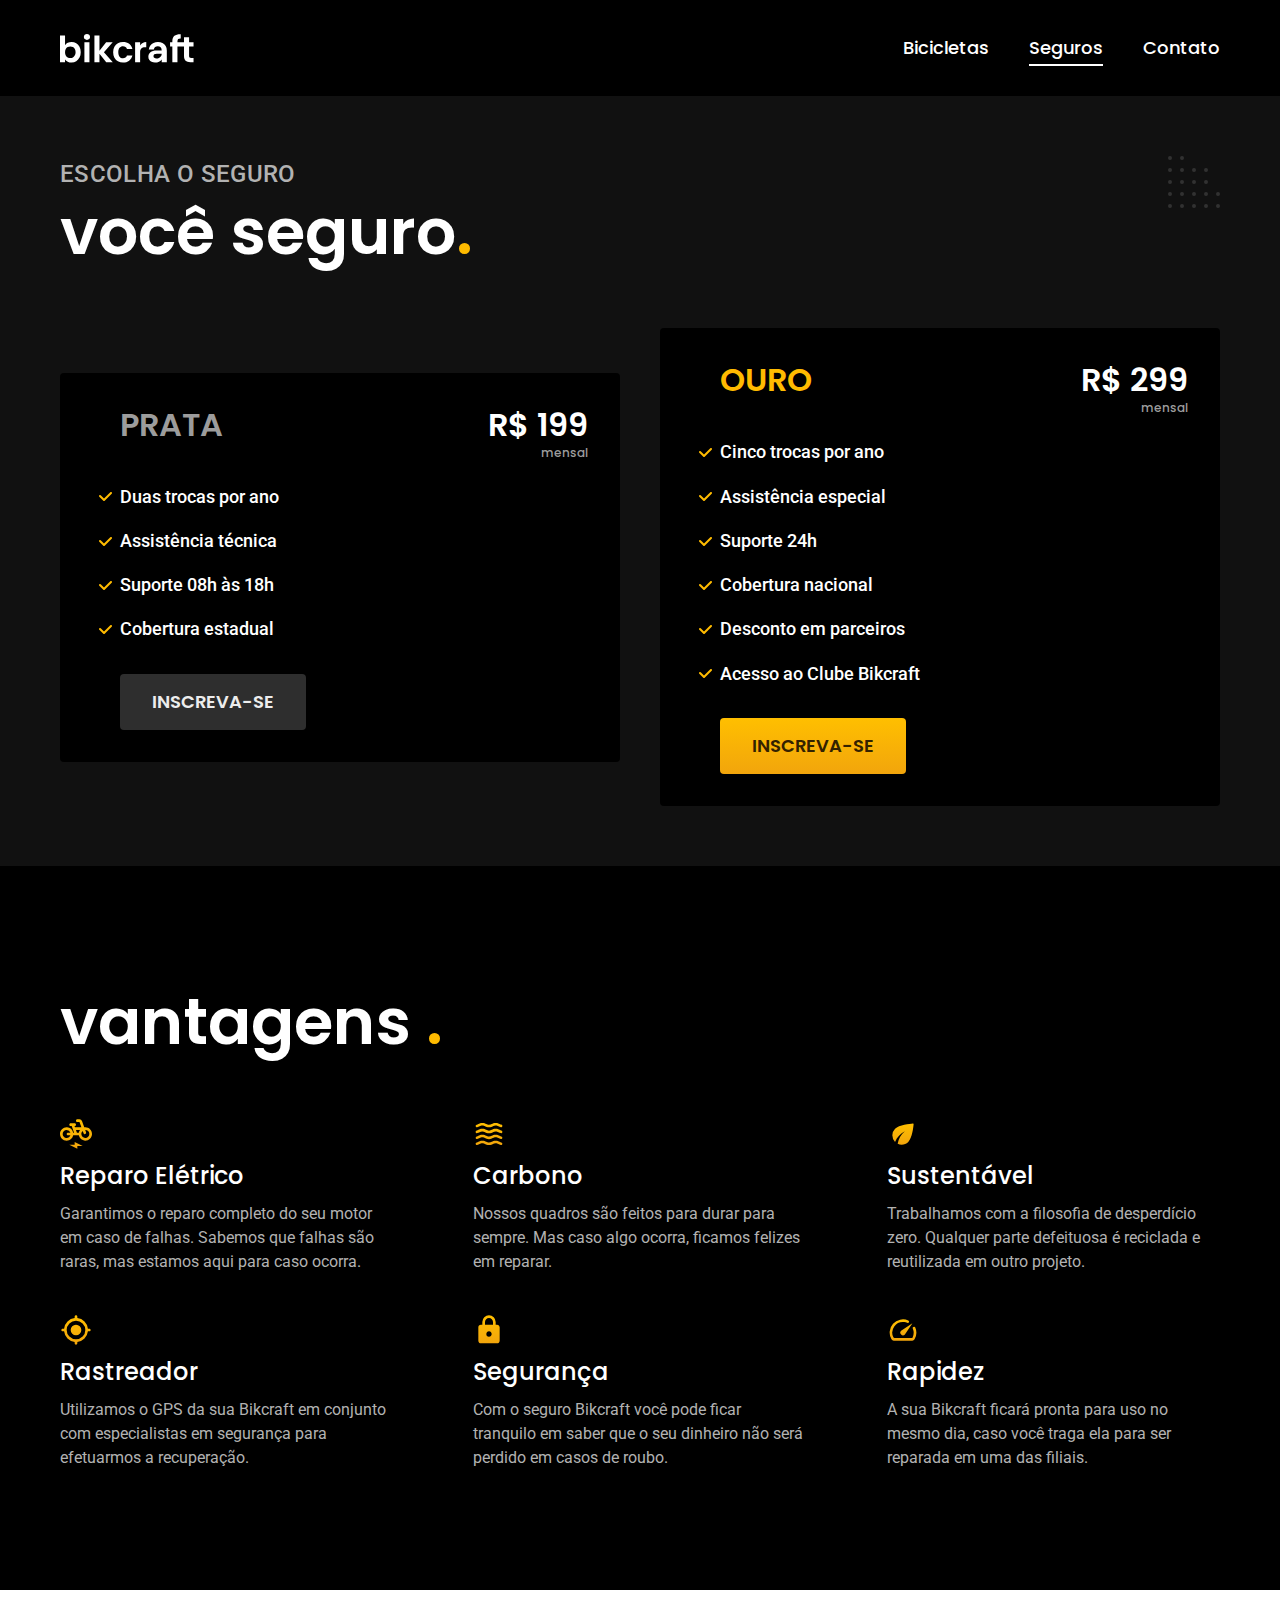
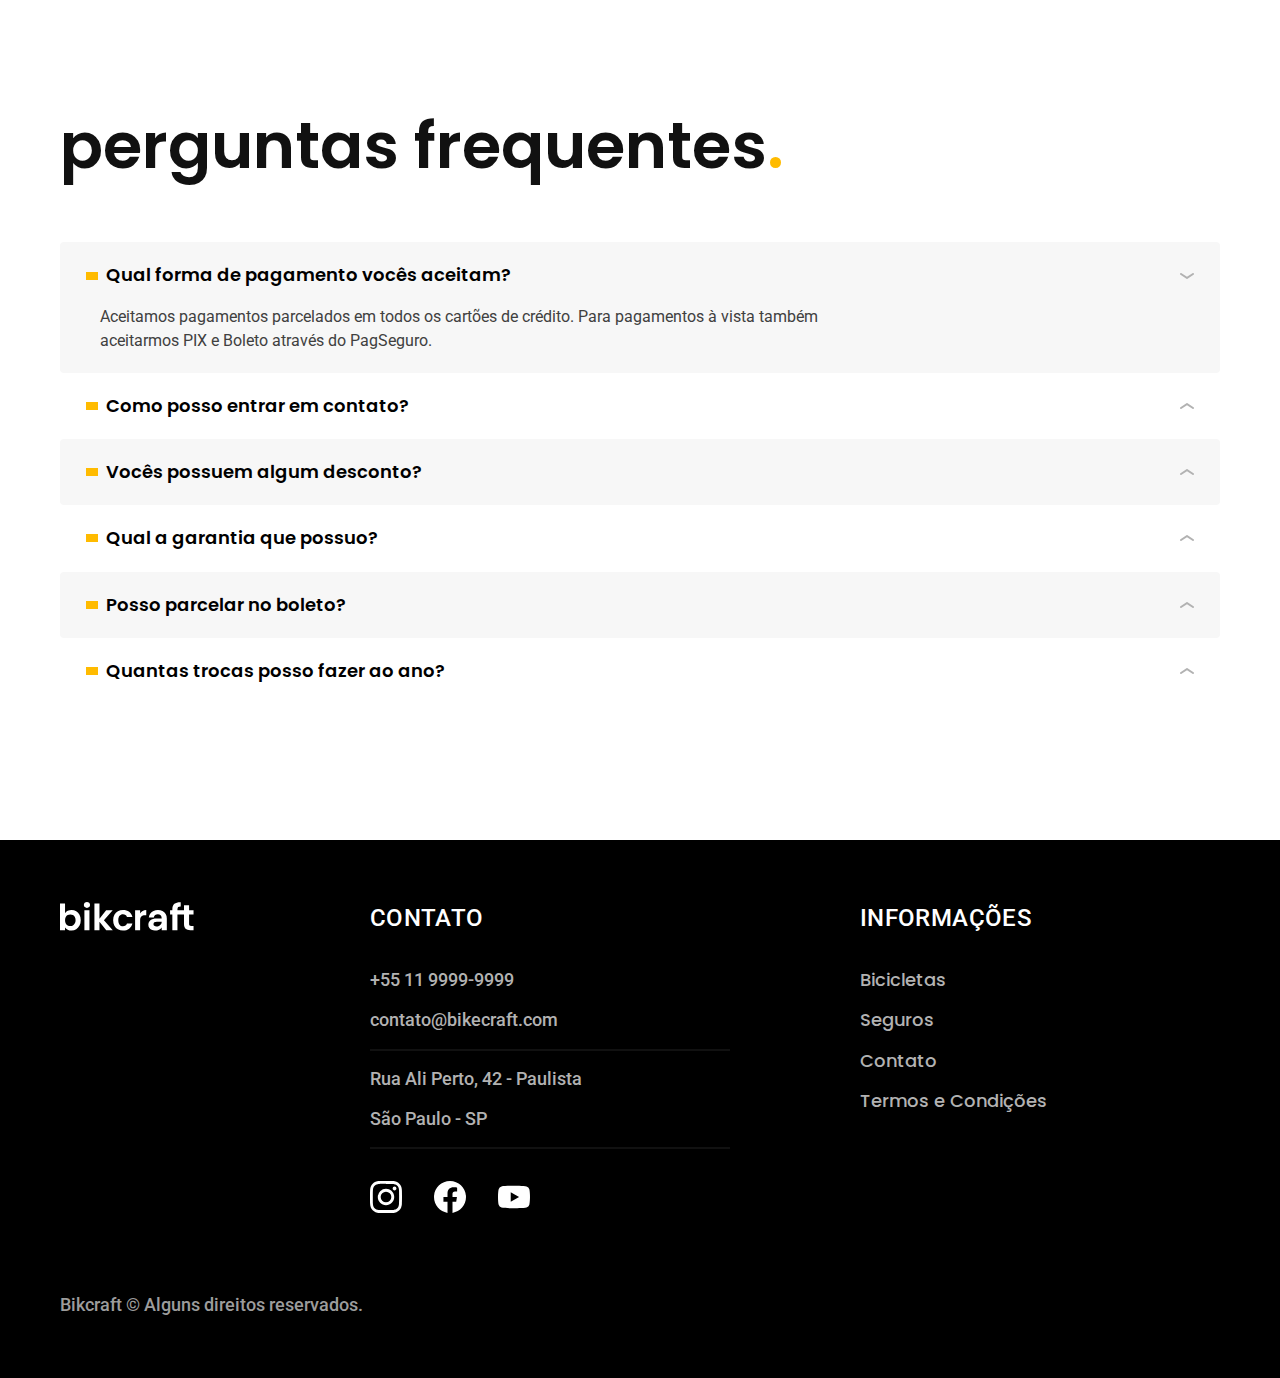
<file: src/seguros.html>
<!DOCTYPE html>
<html lang="pt-br">

<head>

    <meta charset="UTF-8">
    <meta http-equiv="X-UA-Compatible" content="IE=edge">
    <meta name="viewport" content="width=device-width, initial-scale=1.0">
    <title>Seguros | Bikcraft</title>
    <meta name="description" content="Seguros">
    <link rel="icon" href="./favicon.svg" type="image/svg+xml">
    <link rel="preload" href="./css/style.css" as="style">
    <link rel="stylesheet" href="./css/style.css">
    <link rel="preconnect" href="https://fonts.googleapis.com">
    <link rel="preconnect" href="https://fonts.gstatic.com" crossorigin>
    <link href="https://fonts.googleapis.com/css2?family=Poppins:wght@400;600&family=Roboto:wght@400;500&display=swap"
        rel="stylesheet">


    <link rel="preconnect" href="https://fonts.googleapis.com">
    <link rel="preconnect" href="https://fonts.gstatic.com" crossorigin>
    <link href="https://fonts.googleapis.com/css2?family=Merriweather:ital,wght@1,900&display=swap" rel="stylesheet">

    <script>document.documentElement.classList.add('js')</script>
</head>

<body id="seguros">
    <header class="header-bg">
        <div class="header container">
            <a href="./">
                <img src="./img/bikcraft.svg" alt="Bikcraft" srcset="">
            </a>
            <nav aria-label="primaria">
                <ul class="header-menu font-1-m cor-0">
                    <li>
                        <a href="./bicicletas.html">Bicicletas</a>
                    </li>
                    <li>
                        <a href="./seguros.html">Seguros</a>
                    </li>
                    <li>
                        <a href="./contato.html">Contato</a>
                    </li>
                </ul>
            </nav>
        </div>
    </header>

    <main class="seguros-bg">
        <div class="titulo-bg">
            <div class="titulo container">
                <p class="font-2-l-b cor-5">Escolha o seguro</p>
                <h1 class="font-1-xxl cor-0">você seguro<span class="cor-p1">.</span></h1>
            </div>
        </div>

        <div class="seguros container">
            <div class="seguros-item fadeInLeft" data-anime="200">
                <h3 class="font-1-xl cor-6">PRATA</h3>
                <span class="font-1-xl cor-0">R$ 199 <span class="font-1-xs cor-6">mensal</span></span>
                <ul class="font-2-m cor-0">
                    <li>Duas trocas por ano</li>
                    <li>Assistência técnica</li>
                    <li>Suporte 08h às 18h</li>
                    <li>Cobertura estadual</li>
                </ul>
                <a class="botao secundario" href="./orcamento.html?tipo=seguro&produto=prata">Inscreva-se</a>
            </div>

            <div class="seguros-item fadeInRight" data-anime="400">
                <h3 class="font-1-xl cor-p1">OURO</h3>
                <span class="font-1-xl cor-0">R$ 299 <span class="font-1-xs cor-6">mensal</span></span>
                <ul class="font-2-m cor-0">
                    <li>Cinco trocas por ano</li>
                    <li>Assistência especial</li>
                    <li>Suporte 24h</li>
                    <li>Cobertura nacional</li>
                    <li>Desconto em parceiros</li>
                    <li>Acesso ao Clube Bikcraft</li>
                </ul>
                <a class="botao" href="./orcamento.html?tipo=seguro&produto=ouro">Inscreva-se</a>
            </div>
        </div>
    </main>

    <article class="vantagens-bg">
        <div class="vantagens container">
            <h2 class="font-1-xxl cor-0">vantagens <span class="cor-p1">.</span></h2>
            <ul>
                <li>

                    <img src="./img/icones/eletrica.svg" alt="">
                    <h3 class="font-1-l cor-0">Reparo Elétrico</h3>
                    <p class="font-2-s cor-5">Garantimos o reparo completo do seu motor em caso de falhas. Sabemos que
                        falhas são raras, mas estamos aqui para caso ocorra.</p>
                </li>
                <li>
                    <img src="./img/icones/carbono.svg" alt="">
                    <h3 class="font-1-l cor-0">Carbono</h3>
                    <p class="font-2-s cor-5">Nossos quadros são feitos para durar para sempre. Mas caso algo ocorra,
                        ficamos felizes em reparar.</p>
                </li>
                <li>
                    <img src="./img/icones/sustentavel.svg" alt="">
                    <h3 class="font-1-l cor-0">Sustentável</h3>
                    <p class="font-2-s cor-5">Trabalhamos com a filosofia de desperdício zero. Qualquer parte defeituosa
                        é reciclada e reutilizada em outro projeto.</p>
                </li>
                <li>
                    <img src="./img/icones/rastreador.svg" alt="">
                    <h3 class="font-1-l cor-0">Rastreador</h3>
                    <p class="font-2-s cor-5">Utilizamos o GPS da sua Bikcraft em conjunto com especialistas em
                        segurança para efetuarmos a recuperação.</p>
                </li>
                <li>
                    <img src="./img/icones/seguro.svg" alt="">
                    <h3 class="font-1-l cor-0">Segurança</h3>
                    <p class="font-2-s cor-5">Com o seguro Bikcraft você pode ficar tranquilo em saber que o seu
                        dinheiro não será perdido em casos de roubo.</p>
                </li>
                <li>
                    <img src="./img/icones/velocidade.svg" alt="">
                    <h3 class="font-1-l cor-0">Rapidez</h3>
                    <p class="font-2-s cor-5">A sua Bikcraft ficará pronta para uso no mesmo dia, caso você traga ela
                        para ser reparada em uma das filiais.</p>
                </li>
            </ul>
        </div>
    </article>


    <article class="perguntas container">
        <h2 class="font-1-xxl">perguntas frequentes<span class="cor-p1">.</span></h2>

        <dl>
            <div>
                <dt><button class="font-1-m-b" aria-controls="pergunta1" aria-expanded="true">Qual forma de pagamento
                        vocês aceitam?</button></dt>
                <dd id="pergunta1" class="font-2-s cor-9 ativa">Aceitamos pagamentos parcelados em todos os cartões de
                    crédito. Para pagamentos à vista também aceitarmos PIX e Boleto através do PagSeguro.</dd>
            </div>
            <div>
                <dt><button class="font-1-m-b" aria-controls="pergunta2" aria-expanded="false">Como posso entrar em
                        contato?</button></dt>
                <dd id="pergunta2" class="font-2-s cor-9">Aceitamos pagamentos parcelados em todos os cartões de
                    crédito. Para pagamentos à vista também aceitarmos PIX e Boleto através do PagSeguro.</dd>
            </div>
            <div>
                <dt><button class="font-1-m-b" aria-controls="pergunta3" aria-expanded="false">Vocês possuem algum
                        desconto?</button></dt>
                <dd id="pergunta3" class="font-2-s cor-9">Aceitamos pagamentos parcelados em todos os cartões de
                    crédito. Para pagamentos à vista também aceitarmos PIX e Boleto através do PagSeguro.</dd>
            </div>
            <div>
                <dt><button class="font-1-m-b" aria-controls="pergunta4" aria-expanded="false">Qual a garantia que
                        possuo?</button></dt>
                <dd id="pergunta4" class="font-2-s cor-9">Aceitamos pagamentos parcelados em todos os cartões de
                    crédito. Para pagamentos à vista também aceitarmos PIX e Boleto através do PagSeguro.</dd>
            </div>
            <div>
                <dt><button class="font-1-m-b" aria-controls="pergunta5" aria-expanded="false">Posso parcelar no
                        boleto?</button></dt>
                <dd id="pergunta5" class="font-2-s cor-9">Aceitamos pagamentos parcelados em todos os cartões de
                    crédito. Para pagamentos à vista também aceitarmos PIX e Boleto através do PagSeguro.</dd>
            </div>
            <div>
                <dt><button class="font-1-m-b" aria-controls="pergunta6" aria-expanded="false">Quantas trocas posso
                        fazer ao ano?</button></dt>
                <dd id="pergunta6" class="font-2-s cor-9">Aceitamos pagamentos parcelados em todos os cartões de
                    crédito. Para pagamentos à vista também aceitarmos PIX e Boleto através do PagSeguro.</dd>
            </div>
        </dl>
    </article>


    <footer class="footer-bg">
        <div class="footer container">
            <img src="./img/bikcraft.svg" alt="Bikcraft">
            <div class="footer-contato">
                <h3 class="font-2-l-b cor-0">Contato</h3>
                <ul class="cor-5 font-2-m">
                    <li> <a href="tel:+551199999999">+55 11 9999-9999</a></li>
                    <li> <a href="mailto:contato@bikecraft.com">contato@bikecraft.com</a></li>
                    <li>Rua Ali Perto, 42 - Paulista</li>
                    <li>São Paulo - SP</li>
                </ul>
                <div class="footer-redes">
                    <a href="#"> <img src="./img/redes/instagram.svg" alt="instagram"></a>
                    <a href="#"> <img src="./img/redes/facebook.svg" alt="facebook"></a>
                    <a href="#"> <img src="./img/redes/youtube.svg" alt="youtube"></a>
                </div>

            </div>

            <div class="footer-informacoes">
                <h3 class="font-2-l-b cor-0">informações</h3>
                <nav>
                    <ul class="font-1-m cor-5">
                        <li>
                            <a href="./bicicletas.html">Bicicletas</a>
                        </li>
                        <li>
                            <a href="./seguros.html">Seguros</a>
                        </li>
                        <li>
                            <a href="./contato.html">Contato</a>
                        </li>

                        <li>
                            <a href="./termos.html">Termos e Condições</a>
                        </li>
                    </ul>
                </nav>

            </div>

            <p class="font-2-m cor-6 footer-copy">Bikcraft © Alguns direitos reservados.</p>
        </div>
    </footer>
    <script src="./js/plugins/simple-anime.js"></script>
    <script src="./js/script.js"></script>
</body>

</html>
</file>
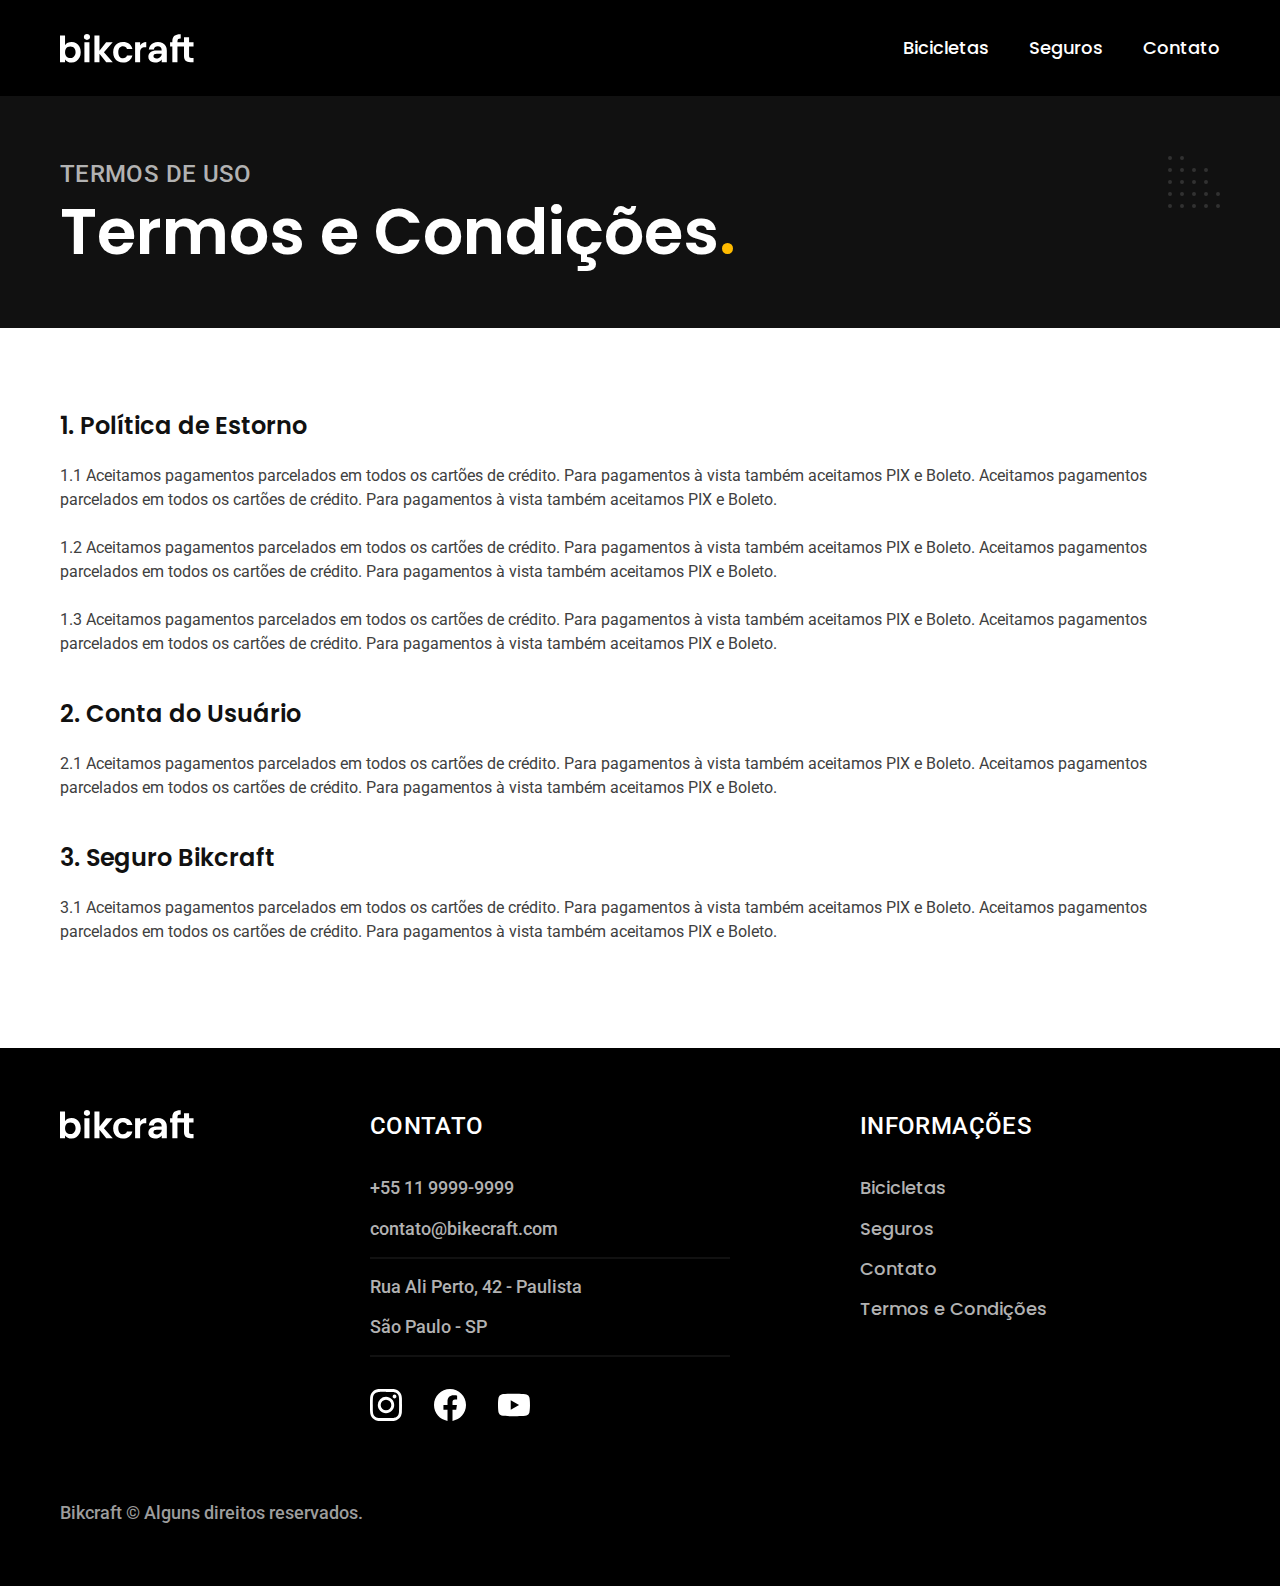
<file: src/termos.html>
<!DOCTYPE html>
<html lang="pt-br">

<head>
    <meta charset="UTF-8" />
    <meta http-equiv="X-UA-Compatible" content="IE=edge" />
    <meta name="viewport" content="width=device-width, initial-scale=1.0" />
    <title>Termos e Condições | Bikcraft</title>
    <meta name="description" content="Termos e Condições" />
    <link rel="icon" href="./favicon.svg" type="image/svg+xml" />
    <link rel="preload" href="./css/style.css" as="style" />
    <link rel="stylesheet" href="./css/style.css" />
    <link rel="preconnect" href="https://fonts.googleapis.com" />
    <link rel="preconnect" href="https://fonts.gstatic.com" crossorigin />
    <link href="https://fonts.googleapis.com/css2?family=Poppins:wght@400;600&family=Roboto:wght@400;500&display=swap"
        rel="stylesheet" />

    <link rel="preconnect" href="https://fonts.googleapis.com" />
    <link rel="preconnect" href="https://fonts.gstatic.com" crossorigin />
    <link href="https://fonts.googleapis.com/css2?family=Merriweather:ital,wght@1,900&display=swap" rel="stylesheet" />
    <script>
        document.documentElement.classList.add("js");
    </script>
</head>

<body id="termos">
    <header class="header-bg">
        <div class="header container">
            <a href="./">
                <img src="./img/bikcraft.svg" alt="Bikcraft" srcset="" />
            </a>
            <nav aria-label="primaria">
                <ul class="header-menu font-1-m cor-0">
                    <li>
                        <a href="./bicicletas.html">Bicicletas</a>
                    </li>
                    <li>
                        <a href="./seguros.html">Seguros</a>
                    </li>
                    <li>
                        <a href="./contato.html">Contato</a>
                    </li>
                </ul>
            </nav>
        </div>
    </header>

    <main>
        <div class="titulo-bg">
            <div class="titulo container">
                <p class="font-2-l-b cor-5">Termos de uso</p>
                <h1 class="font-1-xxl cor-0">
                    Termos e Condições<span class="cor-p1">.</span>
                </h1>
            </div>
        </div>

        <div class="termos font-2-s cor-10 container">
            <h2 class="font-1-l cor-11">1. Política de Estorno</h2>
            <p>
                1.1 Aceitamos pagamentos parcelados em todos os cartões de crédito.
                Para pagamentos à vista também aceitamos PIX e Boleto. Aceitamos
                pagamentos parcelados em todos os cartões de crédito. Para pagamentos
                à vista também aceitamos PIX e Boleto.
            </p>
            <p>
                1.2 Aceitamos pagamentos parcelados em todos os cartões de crédito.
                Para pagamentos à vista também aceitamos PIX e Boleto. Aceitamos
                pagamentos parcelados em todos os cartões de crédito. Para pagamentos
                à vista também aceitamos PIX e Boleto.
            </p>
            <p>
                1.3 Aceitamos pagamentos parcelados em todos os cartões de crédito.
                Para pagamentos à vista também aceitamos PIX e Boleto. Aceitamos
                pagamentos parcelados em todos os cartões de crédito. Para pagamentos
                à vista também aceitamos PIX e Boleto.
            </p>
            <h2 class="font-1-l cor-11">2. Conta do Usuário</h2>
            <p>
                2.1 Aceitamos pagamentos parcelados em todos os cartões de crédito.
                Para pagamentos à vista também aceitamos PIX e Boleto. Aceitamos
                pagamentos parcelados em todos os cartões de crédito. Para pagamentos
                à vista também aceitamos PIX e Boleto.
            </p>
            <h2 class="font-1-l cor-11">3. Seguro Bikcraft</h2>
            <p>
                3.1 Aceitamos pagamentos parcelados em todos os cartões de crédito.
                Para pagamentos à vista também aceitamos PIX e Boleto. Aceitamos
                pagamentos parcelados em todos os cartões de crédito. Para pagamentos
                à vista também aceitamos PIX e Boleto.
            </p>
        </div>
    </main>
    <footer class="footer-bg">
        <div class="footer container">
            <img src="./img/bikcraft.svg" alt="Bikcraft" />
            <div class="footer-contato">
                <h3 class="font-2-l-b cor-0">Contato</h3>
                <ul class="cor-5 font-2-m">
                    <li><a href="tel:+551199999999">+55 11 9999-9999</a></li>
                    <li>
                        <a href="mailto:contato@bikecraft.com">contato@bikecraft.com</a>
                    </li>
                    <li>Rua Ali Perto, 42 - Paulista</li>
                    <li>São Paulo - SP</li>
                </ul>
                <div class="footer-redes">
                    <a href="#">
                        <img src="./img/redes/instagram.svg" alt="instagram" /></a>
                    <a href="#">
                        <img src="./img/redes/facebook.svg" alt="facebook" /></a>
                    <a href="#">
                        <img src="./img/redes/youtube.svg" alt="youtube" /></a>
                </div>
            </div>

            <div class="footer-informacoes">
                <h3 class="font-2-l-b cor-0">informações</h3>
                <nav>
                    <ul class="font-1-m cor-5">
                        <li>
                            <a href="./bicicletas.html">Bicicletas</a>
                        </li>
                        <li>
                            <a href="./seguros.html">Seguros</a>
                        </li>
                        <li>
                            <a href="./contato.html">Contato</a>
                        </li>

                        <li>
                            <a href="./termos.html">Termos e Condições</a>
                        </li>
                    </ul>
                </nav>
            </div>

            <p class="font-2-m cor-6 footer-copy">
                Bikcraft © Alguns direitos reservados.
            </p>
        </div>
    </footer>
    <script src="./js/script.js"></script>
</body>

</html>
</file>
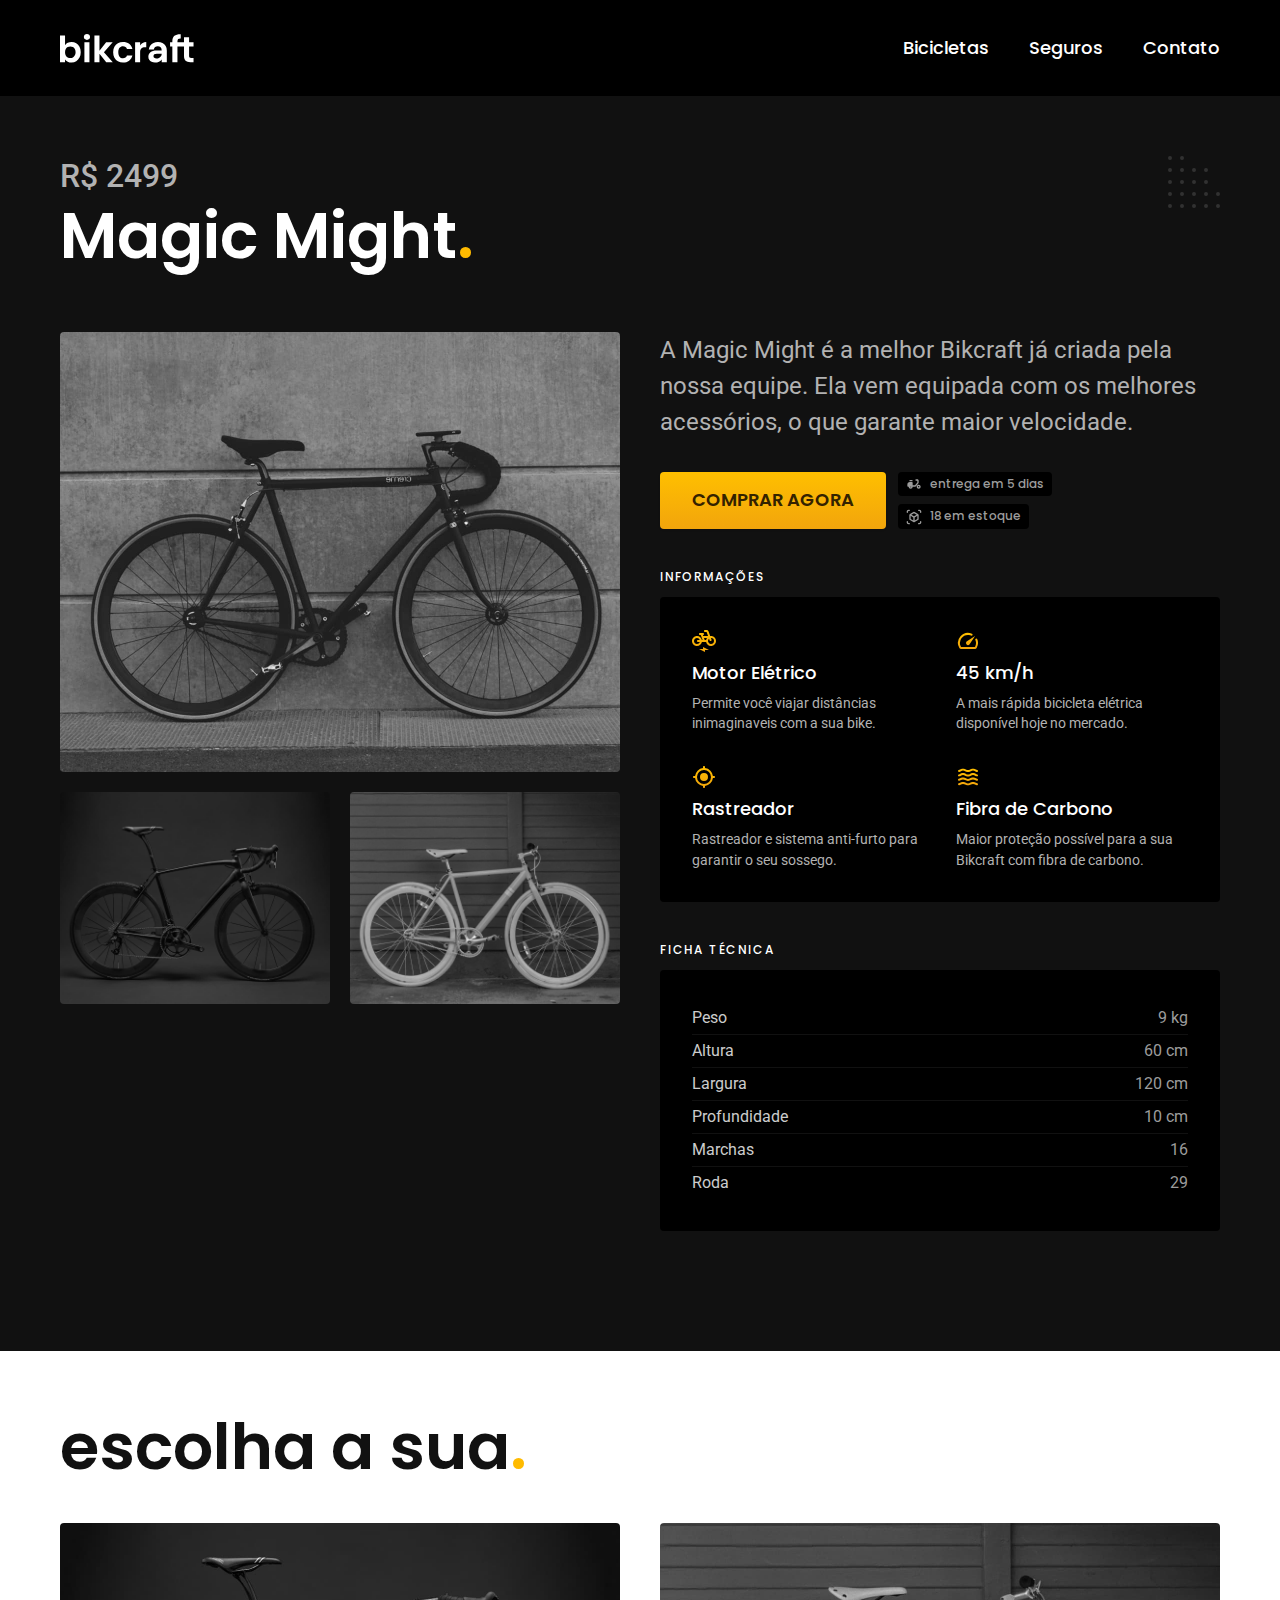
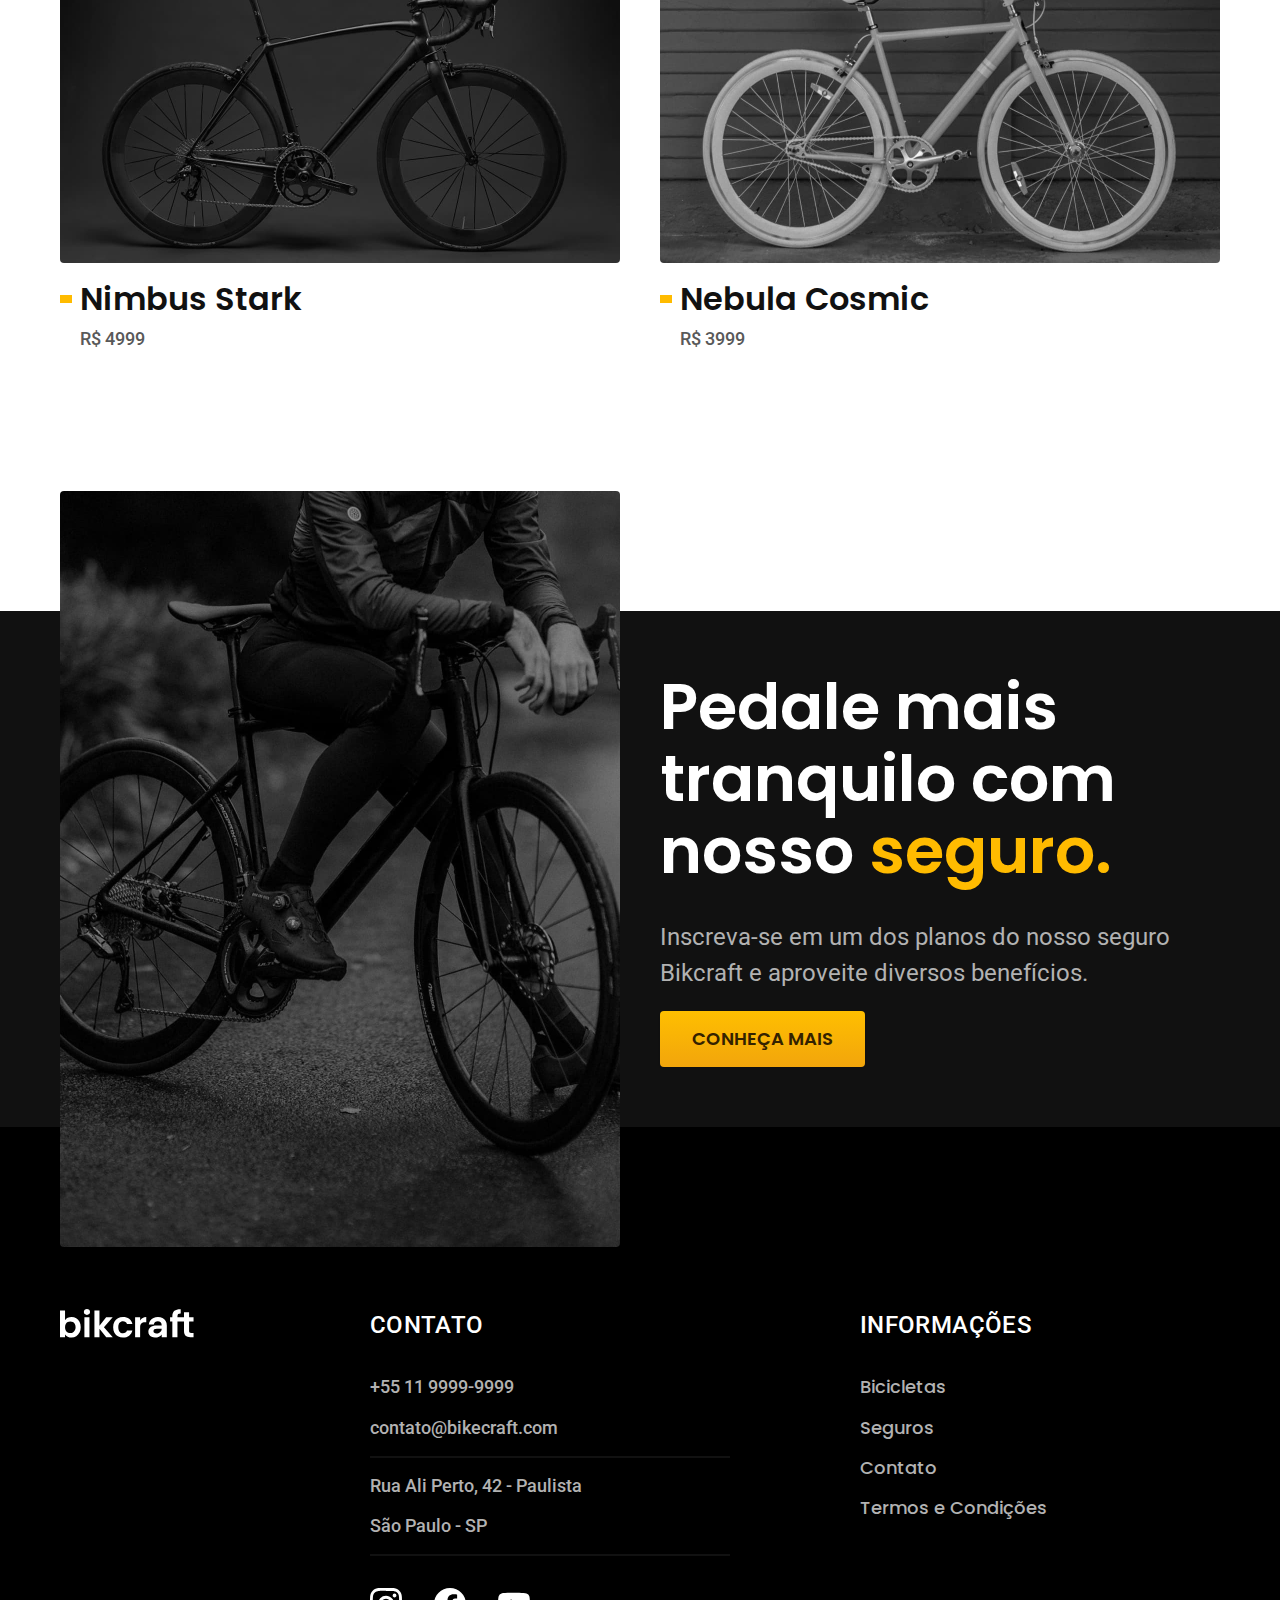
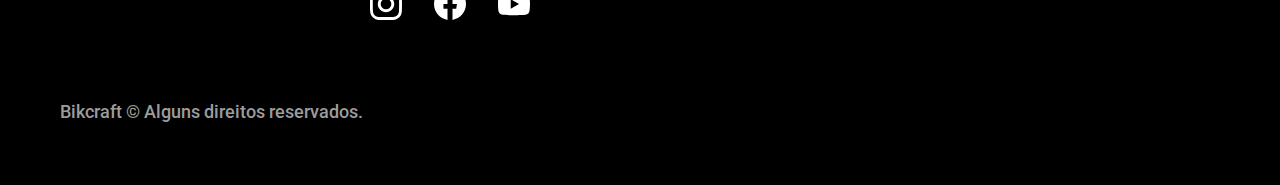
<file: src/bicicletas/magic.html>
<!DOCTYPE html>
<html lang="pt-br">

<head>
    <meta charset="UTF-8">
    <meta http-equiv="X-UA-Compatible" content="IE=edge">
    <meta name="viewport" content="width=device-width, initial-scale=1.0">
    <title>Magic Might | Bikcraft</title>
    <meta name="description" content="Bicicleta: Magic Might">

    <link rel="icon" href="../favicon.svg" type="image/svg+xml">

    <link rel="stylesheet" href="../css/style.css">
    <link rel="preconnect" href="https://fonts.googleapis.com">
    <link rel="preconnect" href="https://fonts.gstatic.com" crossorigin>
    <link
        href="https://fonts.googleapis.com/css2?family=Merriweather:ital,wght@1,900&family=Poppins:wght@400;600&family=Roboto:wght@400;500&display=swap"
        rel="stylesheet">
</head>
<script>document.documentElement.classList.add('js')</script>
</head>

<body id="bicicleta">
    <header class="header-bg">
        <div class="header container">
            <a href="../">
                <img src=".././img/bikcraft.svg" alt="Bikcraft" srcset="">
            </a>
            <nav aria-label="primaria">
                <ul class="header-menu font-1-m cor-0">
                    <li>
                        <a href="../bicicletas.html">Bicicletas</a>
                    </li>
                    <li>
                        <a href="../seguros.html">Seguros</a>
                    </li>
                    <li>
                        <a href="../contato.html">Contato</a>
                    </li>
                </ul>
            </nav>
        </div>
    </header>

    <main class="titulo-bg">
        <div>
            <div class="titulo container">
                <p class="font-2-xl cor-5">R$ 2499</p>
                <h1 class="font-1-xxl cor-0">Magic Might<span class="cor-p1">.</span></h1>
            </div>
        </div>

        <div class="bicicleta container">
            <div class="bicicleta-imagens">
                <img src=".././img/bicicleta/nimbus2.jpg" alt="">
                <img src=".././img/bicicleta/nimbus1.jpg" alt="">
                <img src=".././img/bicicleta/nimbus3.jpg" alt="">
            </div>

            <div class="bicicleta-conteudo">
                <p class="font-2-l cor-5">A Magic Might é a melhor Bikcraft já criada pela nossa equipe. Ela vem
                    equipada com os melhores acessórios, o que garante maior velocidade.</p>
                <div class="bicicleta-comprar">
                    <a class="botao" href="../orcamento.html?tipo=bikcraft&produto=magic">Comprar Agora</a>
                    <span class="font-1-xs cor-6"><img src=".././img/icones/entrega.svg" alt=""> entrega em 5
                        dias</span>
                    <span class="font-1-xs cor-6"><img src=".././img/icones/estoque.svg" alt=""> 18 em
                        estoque</span>
                </div>

                <h2 class="font-1-xs cor-0">Informações</h2>
                <ul class="bicicleta-informacoes">
                    <li>
                        <img src=".././img/icones/eletrica.svg" alt="">
                        <h3 class="font-1-m cor-0">Motor Elétrico</h3>
                        <p class="font-2-xs cor-5">Permite você viajar distâncias inimaginaveis com a sua bike.</p>
                    </li>
                    <li>
                        <img src=".././img/icones/velocidade.svg" alt="">
                        <h3 class="font-1-m cor-0">45 km/h</h3>
                        <p class="font-2-xs cor-5">A mais rápida bicicleta elétrica disponível hoje no mercado.</p>
                    </li>
                    <li>
                        <img src=".././img/icones/rastreador.svg" alt="">
                        <h3 class="font-1-m cor-0">Rastreador</h3>
                        <p class="font-2-xs cor-5">Rastreador e sistema anti-furto para garantir o seu sossego.</p>
                    </li>
                    <li>
                        <img src=".././img/icones/carbono.svg" alt="">
                        <h3 class="font-1-m cor-0">Fibra de Carbono</h3>
                        <p class="font-2-xs cor-5">Maior proteção possível para a sua Bikcraft com fibra de carbono.</p>
                    </li>
                </ul>
                <h2 class="font-1-xs cor-0">Ficha Técnica</h2>
                <ul class="bicicleta-ficha font-2-s cor-4">
                    <li>Peso <span>9 kg</span></li>
                    <li>Altura <span>60 cm</span></li>
                    <li>Largura <span>120 cm</span></li>
                    <li>Profundidade <span>10 cm</span></li>
                    <li>Marchas <span>16</span></li>
                    <li>Roda <span>29</span></li>
                </ul>
            </div>
        </div>
    </main>


    <article class="bicicletas-lista container">
        <h2 class=" font-1-xxl">escolha a sua<span class="cor-p1">.</span></h2>
        <ul>
            <li>
                <a href="./nimbus.html">
                    <img src=".././img/bicicletas/nimbus.jpg" alt="Bicicleta preta">
                    <h3 class="font-1-xl">Nimbus Stark</h3>
                    <span class="font-2-m cor-8">R$ 4999</span>
                </a>
            </li>

            <li>
                <a href="./nebula.html">
                    <img src=".././img/bicicletas/nebula.jpg" alt="Bicicleta preta">
                    <h3 class="font-1-xl">Nebula Cosmic </h3>
                    <span class="font-2-m cor-8">R$ 3999</span>
                </a>
            </li>
        </ul>
    </article>

    <article class="seguro-bg">
        <div class="seguro container">
            <div class="seguro-imagem">
                <img src=".././img/fotos/seguros.jpg" alt="Pessoa parada em cima de uma bicicleta">
            </div>
            <div class="seguro-conteudo">
                <h2 class="font-1-xxl cor-0">Pedale mais tranquilo com nosso <span class="cor-p1">seguro.</span></h2>
                <p class="font-2-l cor-5">Inscreva-se em um dos planos do nosso seguro Bikcraft e aproveite diversos
                    benefícios.</p>
                <a class="botao" href=" ../seguros.html">Conheça mais</a>
            </div>
        </div>

    </article>


    <footer class="footer-bg">
        <div class="footer container">
            <img src=".././img/bikcraft.svg" alt="Bikcraft">
            <div class="footer-contato">
                <h3 class="font-2-l-b cor-0">Contato</h3>
                <ul class="cor-5 font-2-m">
                    <li> <a href="tel:+551199999999">+55 11 9999-9999</a></li>
                    <li> <a href="mailto:contato@bikecraft.com">contato@bikecraft.com</a></li>
                    <li>Rua Ali Perto, 42 - Paulista</li>
                    <li>São Paulo - SP</li>
                </ul>
                <div class="footer-redes">
                    <a href="#"> <img src=".././img/redes/instagram.svg" alt="instagram"></a>
                    <a href="#"> <img src=".././img/redes/facebook.svg" alt="facebook"></a>
                    <a href="#"> <img src=".././img/redes/youtube.svg" alt="youtube"></a>
                </div>

            </div>

            <div class="footer-informacoes">
                <h3 class="font-2-l-b cor-0">informações</h3>
                <nav>
                    <ul class="font-1-m cor-5">
                        <li>
                            <a href="../bicicletas.html">Bicicletas</a>
                        </li>
                        <li>
                            <a href="../seguros.html">Seguros</a>
                        </li>
                        <li>
                            <a href="../contato.html">Contato</a>
                        </li>

                        <li>
                            <a href="../termos.html">Termos e Condições</a>
                        </li>
                    </ul>
                </nav>

            </div>

            <p class="font-2-m cor-6 footer-copy">Bikcraft © Alguns direitos
                reservados.</p>
        </div>
    </footer>
    <script src="../js/script.js"></script>
</body>

</html>
</file>
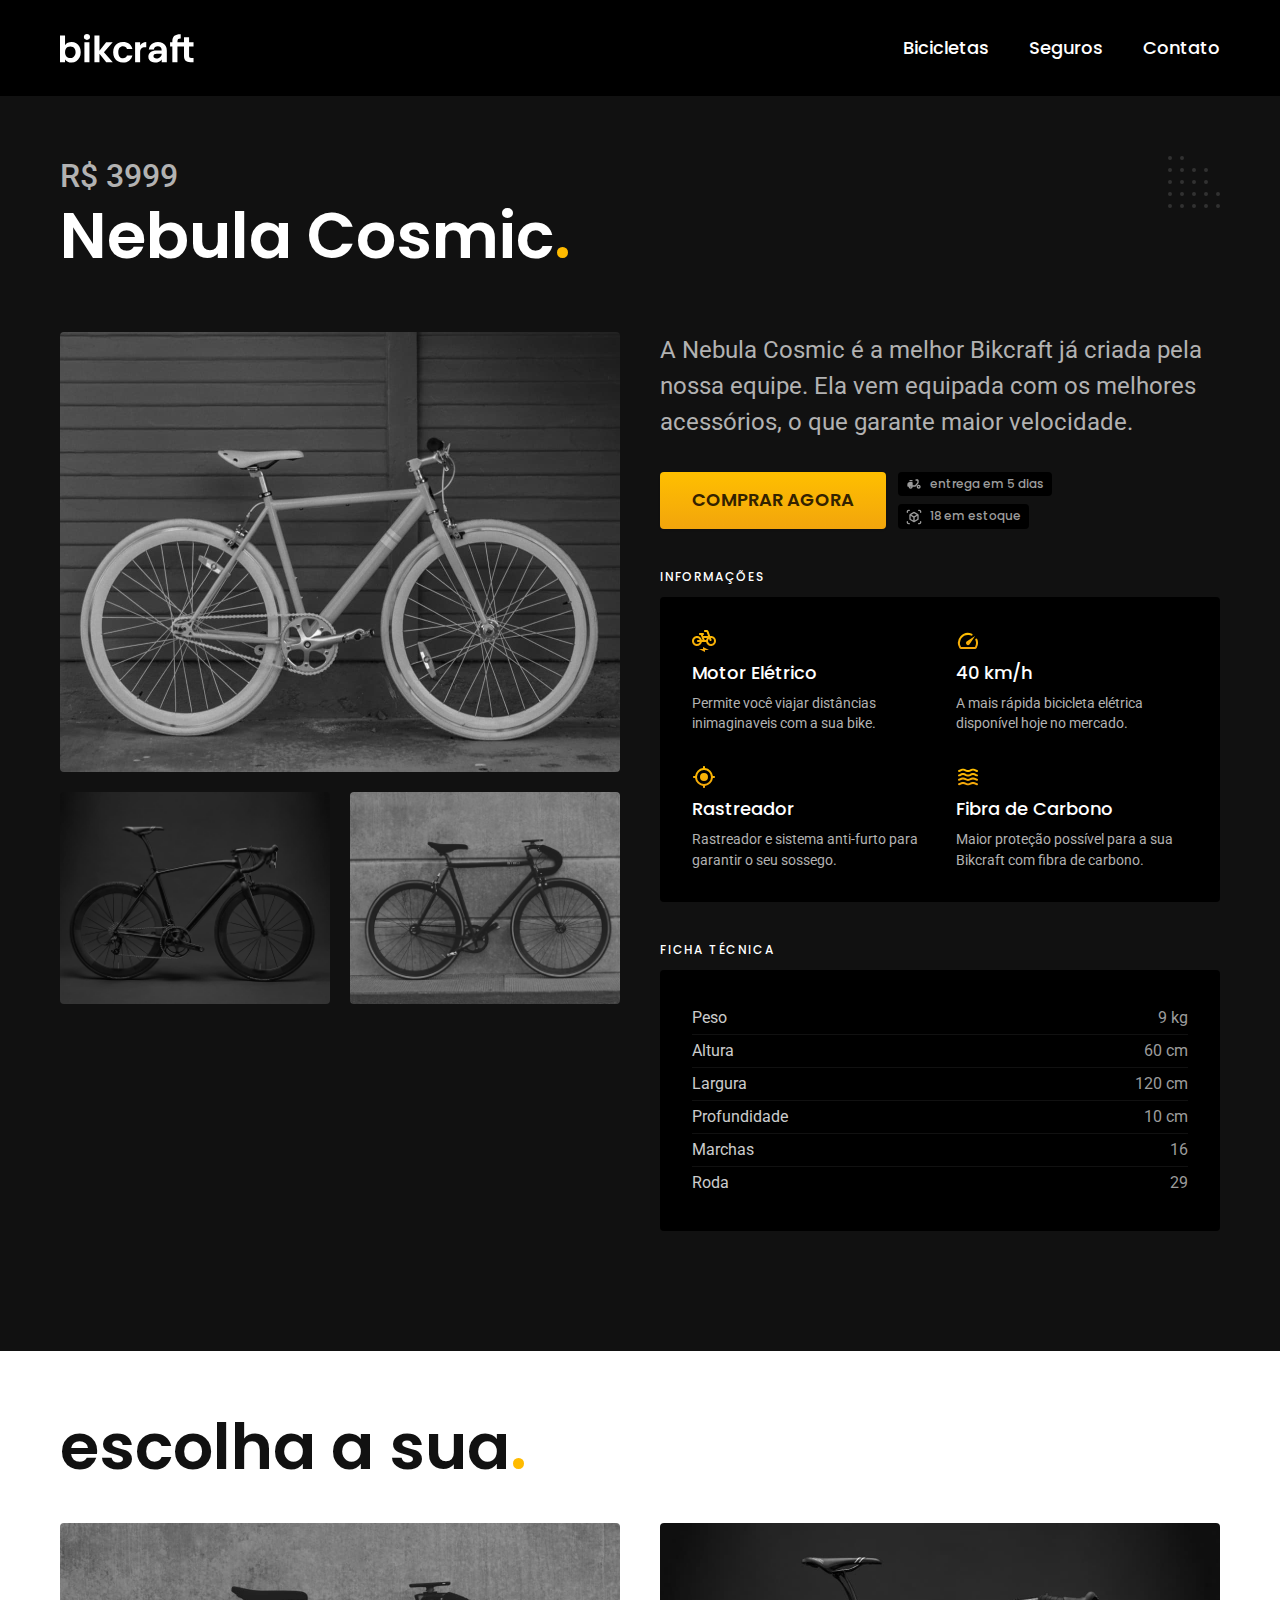
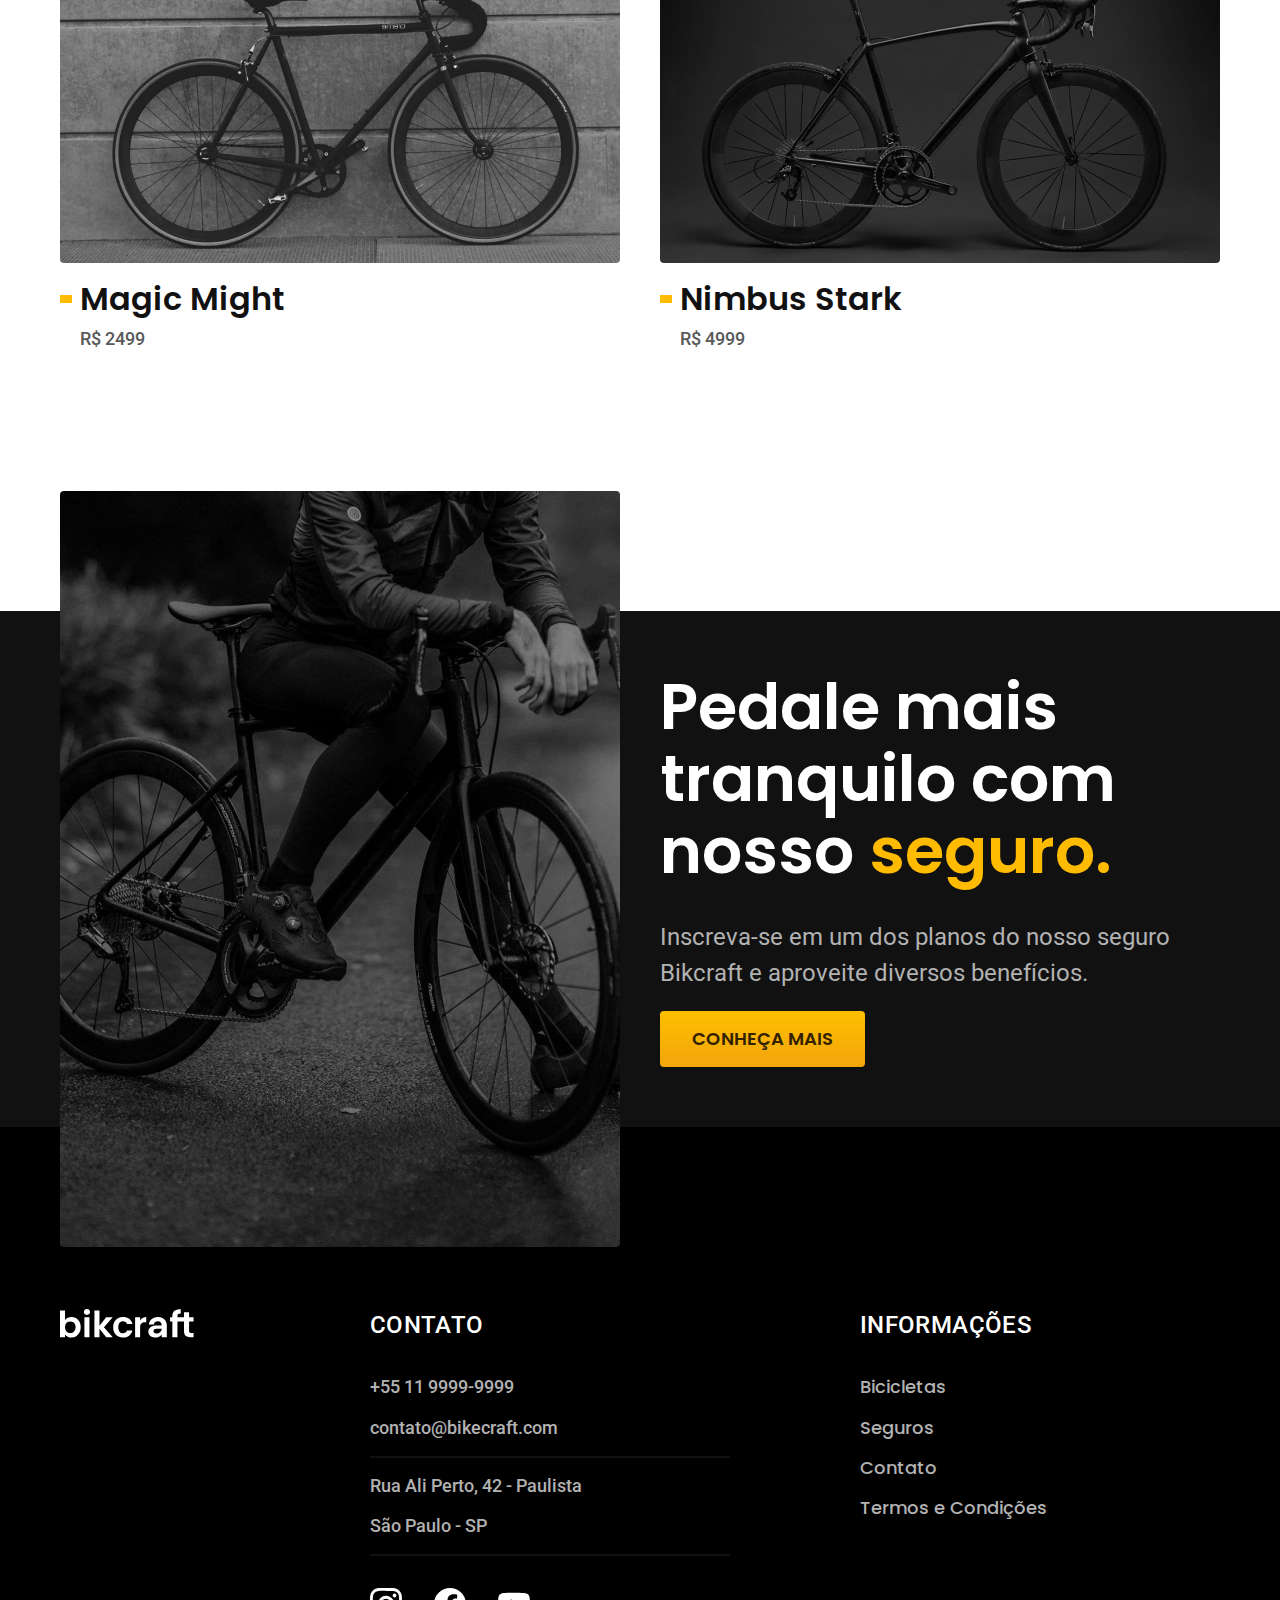
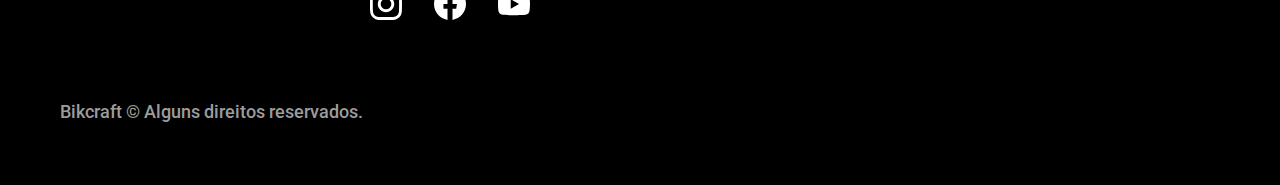
<file: src/bicicletas/nebula.html>
<!DOCTYPE html>
<html lang="pt-br">

<head>
    <meta charset="UTF-8">
    <meta http-equiv="X-UA-Compatible" content="IE=edge">
    <meta name="viewport" content="width=device-width, initial-scale=1.0">
    <title>Nebula Cosmic | Bikcraft</title>
    <meta name="description" content="Bicicleta: Nebula Cosmic">
    <link rel="icon" href="../favicon.svg" type="image/svg+xml">
    <link rel="stylesheet" href="../css/style.css">

    <link rel="preconnect" href="https://fonts.googleapis.com">
    <link rel="preconnect" href="https://fonts.gstatic.com" crossorigin>
    <link
        href="https://fonts.googleapis.com/css2?family=Merriweather:ital,wght@1,900&family=Poppins:wght@400;600&family=Roboto:wght@400;500&display=swap"
        rel="stylesheet">
</head>
<script>document.documentElement.classList.add('js')</script>
</head>

<body id="bicicleta">
    <header class="header-bg">
        <div class="header container">
            <a href="../">
                <img src=".././img/bikcraft.svg" alt="Bikcraft" srcset="">
            </a>
            <nav aria-label="primaria">
                <ul class="header-menu font-1-m cor-0">
                    <li>
                        <a href="../bicicletas.html">Bicicletas</a>
                    </li>
                    <li>
                        <a href="../seguros.html">Seguros</a>
                    </li>
                    <li>
                        <a href="../contato.html">Contato</a>
                    </li>
                </ul>
            </nav>
        </div>
    </header>

    <main class="titulo-bg">
        <div>
            <div class="titulo container">
                <p class="font-2-xl cor-5">R$ 3999</p>
                <h1 class="font-1-xxl cor-0">Nebula Cosmic<span class="cor-p1">.</span></h1>
            </div>
        </div>

        <div class="bicicleta container">
            <div class="bicicleta-imagens">
                <img src=".././img/bicicleta/nimbus3.jpg" alt="">
                <img src=".././img/bicicleta/nimbus1.jpg" alt="">
                <img src=".././img/bicicleta/nimbus2.jpg" alt="">
            </div>

            <div class="bicicleta-conteudo">
                <p class="font-2-l cor-5">A Nebula Cosmic é a melhor Bikcraft já criada pela nossa equipe. Ela vem
                    equipada com os melhores acessórios, o que garante maior velocidade.</p>
                <div class="bicicleta-comprar">
                    <a class="botao" href="../orcamento.html?tipo=bikcraft&produto=nebula">Comprar Agora</a>
                    <span class="font-1-xs cor-6"><img src=".././img/icones/entrega.svg" alt=""> entrega em 5
                        dias</span>
                    <span class="font-1-xs cor-6"><img src=".././img/icones/estoque.svg" alt=""> 18 em
                        estoque</span>
                </div>

                <h2 class="font-1-xs cor-0">Informações</h2>
                <ul class="bicicleta-informacoes">
                    <li>
                        <img src=".././img/icones/eletrica.svg" alt="">
                        <h3 class="font-1-m cor-0">Motor Elétrico</h3>
                        <p class="font-2-xs cor-5">Permite você viajar distâncias inimaginaveis com a sua bike.</p>
                    </li>
                    <li>
                        <img src=".././img/icones/velocidade.svg" alt="">
                        <h3 class="font-1-m cor-0">40 km/h</h3>
                        <p class="font-2-xs cor-5">A mais rápida bicicleta elétrica disponível hoje no mercado.</p>
                    </li>
                    <li>
                        <img src=".././img/icones/rastreador.svg" alt="">
                        <h3 class="font-1-m cor-0">Rastreador</h3>
                        <p class="font-2-xs cor-5">Rastreador e sistema anti-furto para garantir o seu sossego.</p>
                    </li>
                    <li>
                        <img src=".././img/icones/carbono.svg" alt="">
                        <h3 class="font-1-m cor-0">Fibra de Carbono</h3>
                        <p class="font-2-xs cor-5">Maior proteção possível para a sua Bikcraft com fibra de carbono.</p>
                    </li>
                </ul>
                <h2 class="font-1-xs cor-0">Ficha Técnica</h2>
                <ul class="bicicleta-ficha font-2-s cor-4">
                    <li>Peso <span>9 kg</span></li>
                    <li>Altura <span>60 cm</span></li>
                    <li>Largura <span>120 cm</span></li>
                    <li>Profundidade <span>10 cm</span></li>
                    <li>Marchas <span>16</span></li>
                    <li>Roda <span>29</span></li>
                </ul>
            </div>
        </div>
    </main>


    <article class="bicicletas-lista container">
        <h2 class=" font-1-xxl">escolha a sua<span class="cor-p1">.</span></h2>
        <ul>
            <li>
                <a href="./magic.html">
                    <img src=".././img/bicicletas/magic.jpg" alt="Bicicleta preta">
                    <h3 class="font-1-xl">Magic Might</h3>
                    <span class="font-2-m cor-8">R$ 2499</span>
                </a>
            </li>

            <li>
                <a href="./nimbus.html">
                    <img src=".././img/bicicletas/nimbus.jpg" alt="Bicicleta preta">
                    <h3 class="font-1-xl">Nimbus Stark</h3>
                    <span class="font-2-m cor-8">R$ 4999</span>
                </a>
            </li>
        </ul>
    </article>

    <article class="seguro-bg">
        <div class="seguro container">
            <div class="seguro-imagem">
                <img src=".././img/fotos/seguros.jpg" alt="Pessoa parada em cima de uma bicicleta">
            </div>
            <div class="seguro-conteudo">
                <h2 class="font-1-xxl cor-0">Pedale mais tranquilo com nosso <span class="cor-p1">seguro.</span></h2>
                <p class="font-2-l cor-5">Inscreva-se em um dos planos do nosso seguro Bikcraft e aproveite diversos
                    benefícios.</p>
                <a class="botao" href=" ../seguros.html">Conheça mais</a>
            </div>
        </div>

    </article>


    <footer class="footer-bg">
        <div class="footer container">
            <img src=".././img/bikcraft.svg" alt="Bikcraft">
            <div class="footer-contato">
                <h3 class="font-2-l-b cor-0">Contato</h3>
                <ul class="cor-5 font-2-m">
                    <li> <a href="tel:+551199999999">+55 11 9999-9999</a></li>
                    <li> <a href="mailto:contato@bikecraft.com">contato@bikecraft.com</a></li>
                    <li>Rua Ali Perto, 42 - Paulista</li>
                    <li>São Paulo - SP</li>
                </ul>
                <div class="footer-redes">
                    <a href="#"> <img src=".././img/redes/instagram.svg" alt="instagram"></a>
                    <a href="#"> <img src=".././img/redes/facebook.svg" alt="facebook"></a>
                    <a href="#"> <img src=".././img/redes/youtube.svg" alt="youtube"></a>
                </div>

            </div>

            <div class="footer-informacoes">
                <h3 class="font-2-l-b cor-0">informações</h3>
                <nav>
                    <ul class="font-1-m cor-5">
                        <li>
                            <a href="../bicicletas.html">Bicicletas</a>
                        </li>
                        <li>
                            <a href="../seguros.html">Seguros</a>
                        </li>
                        <li>
                            <a href="../contato.html">Contato</a>
                        </li>

                        <li>
                            <a href="../termos.html">Termos e Condições</a>
                        </li>
                    </ul>
                </nav>

            </div>

            <p class="font-2-m cor-6 footer-copy">Bikcraft © Alguns direitos
                reservados.</p>
        </div>
    </footer>
    <script src="../js/script.js"></script>
</body>

</html>
</file>
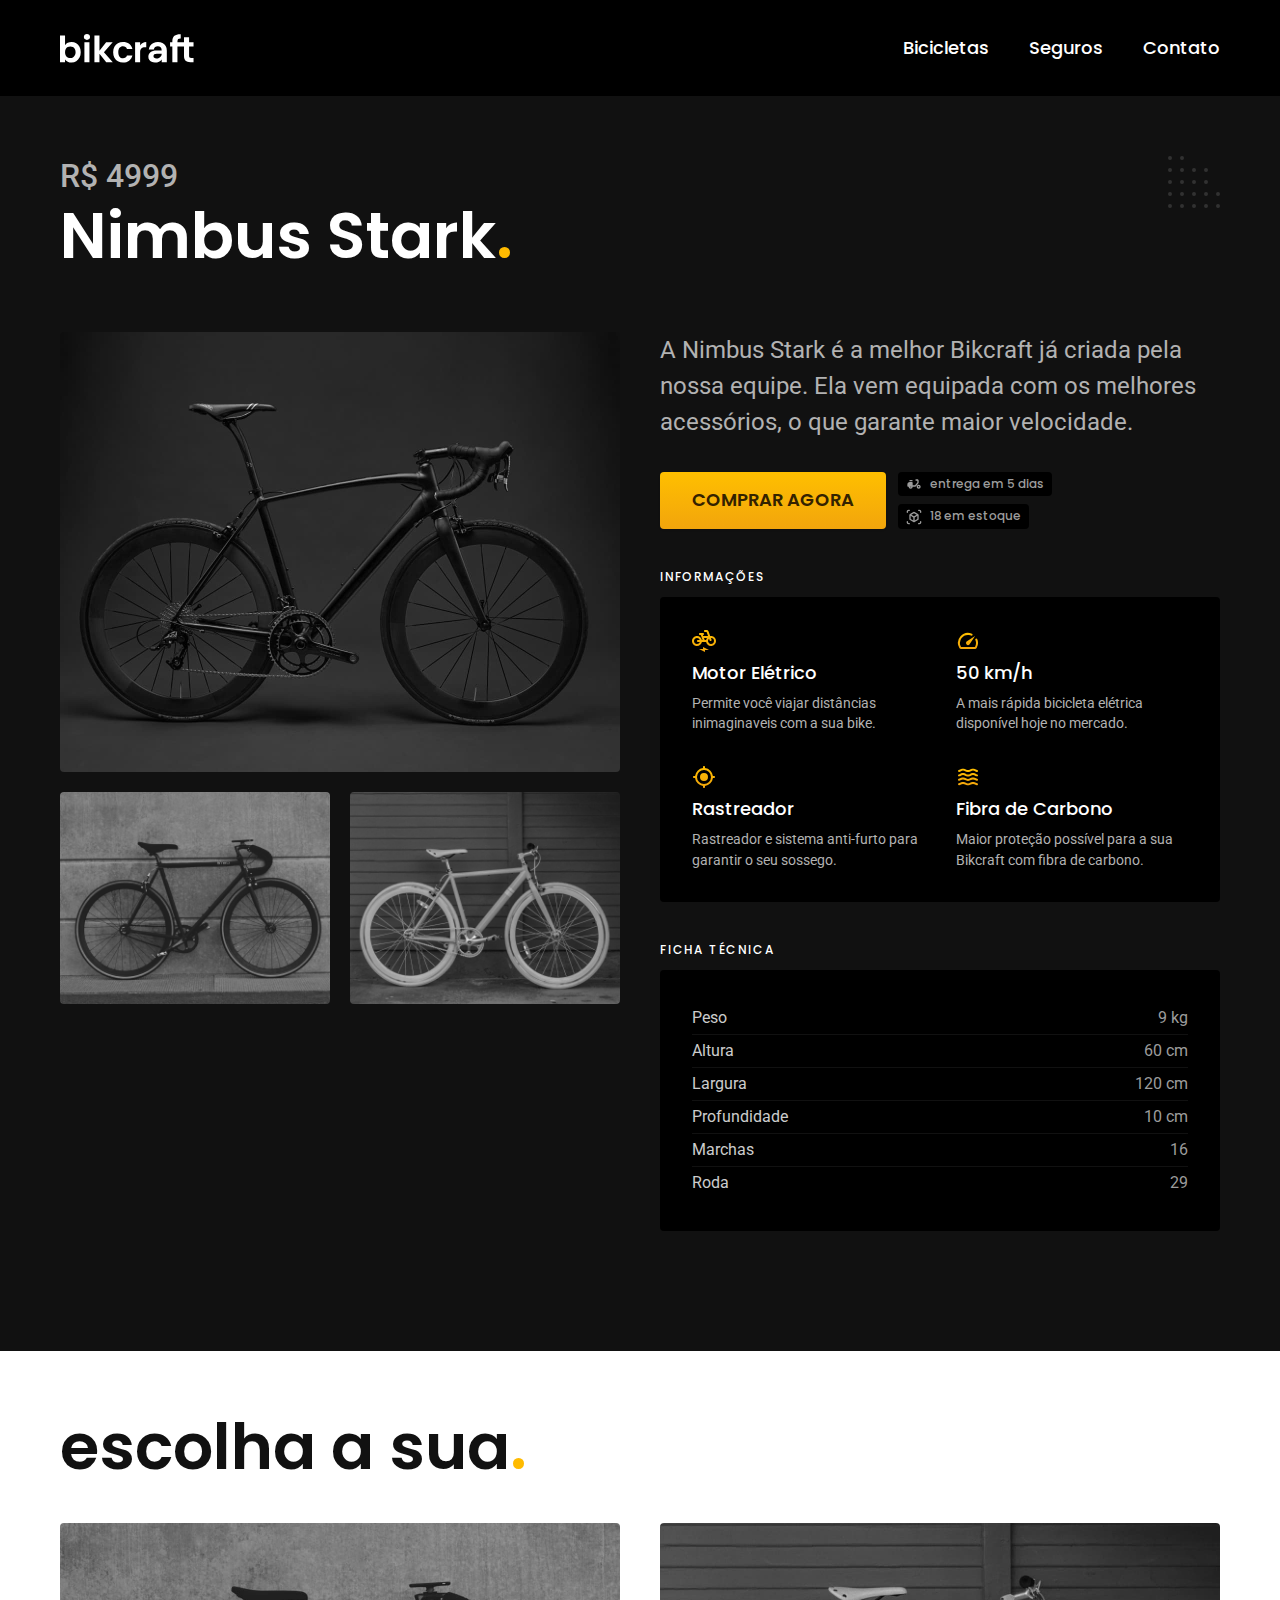
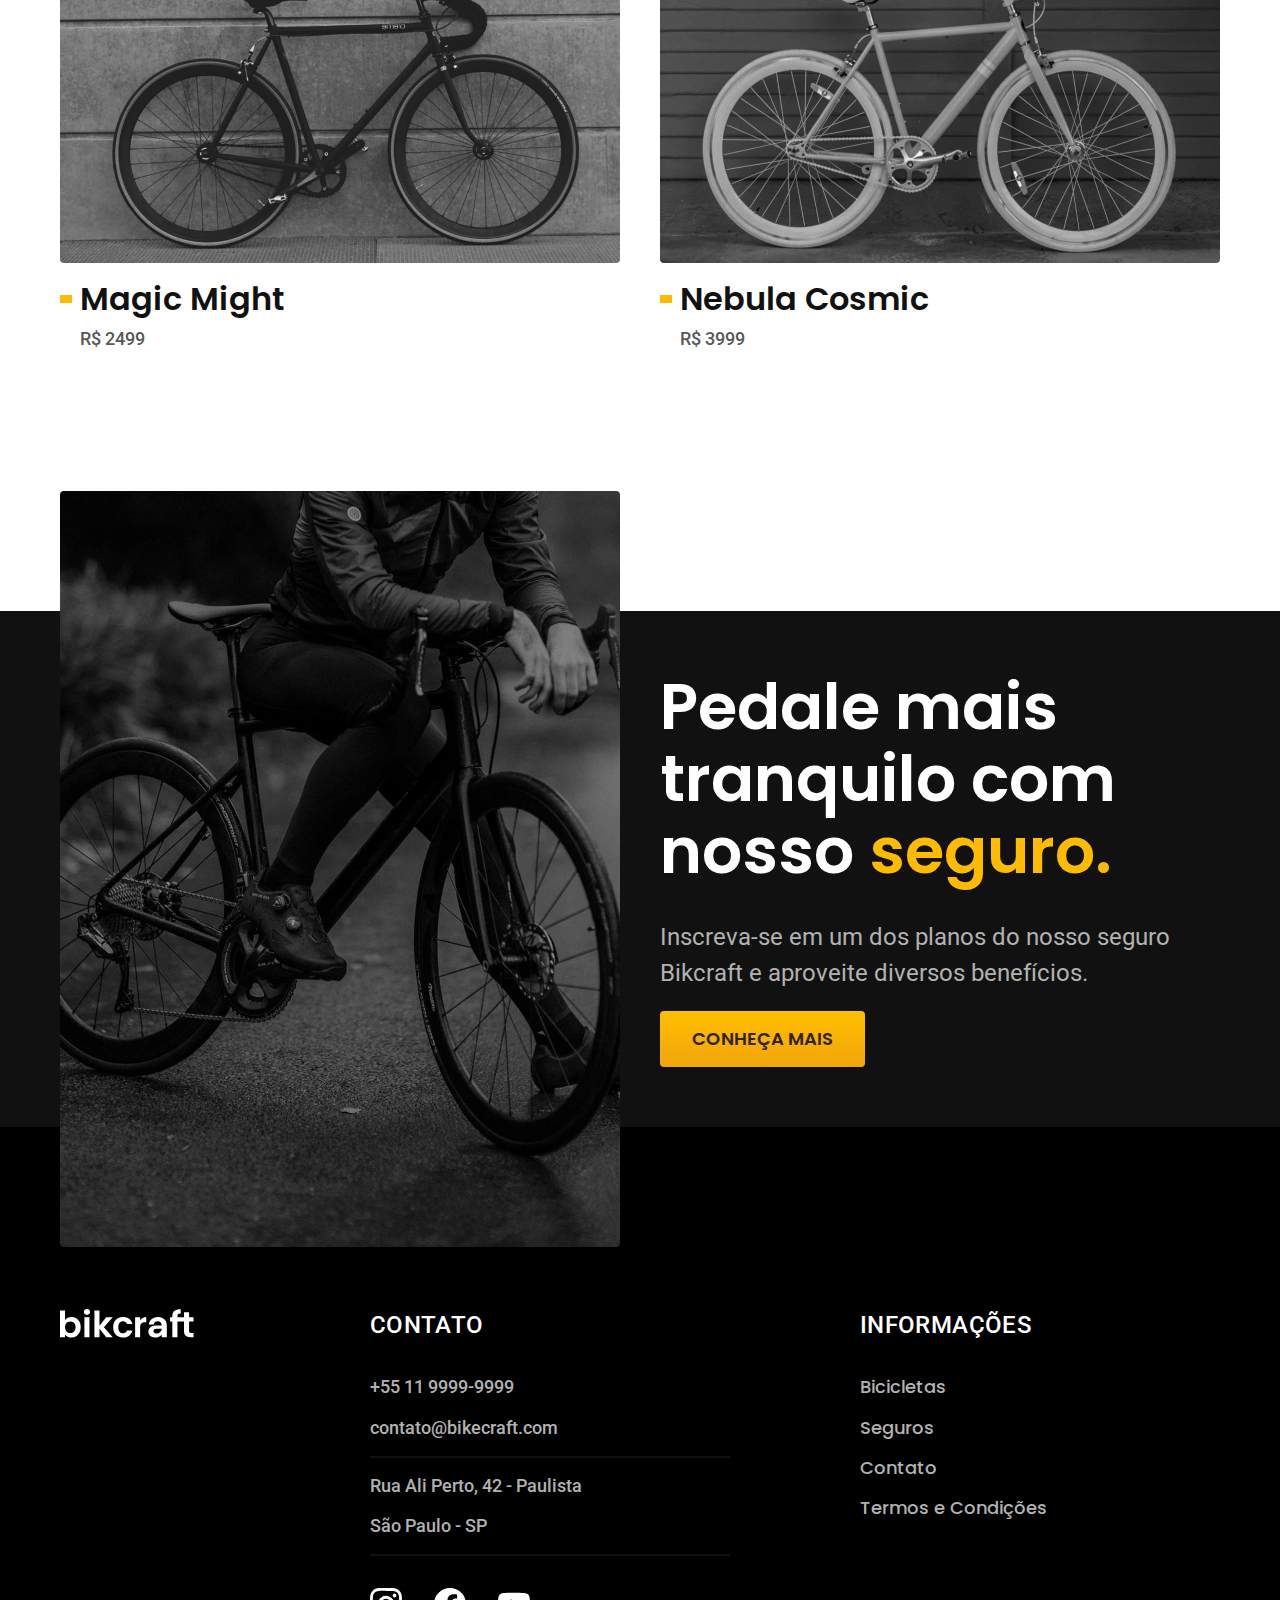
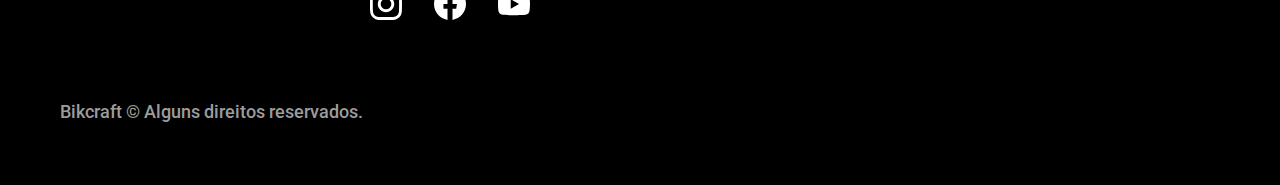
<file: src/bicicletas/nimbus.html>
<!DOCTYPE html>
<html lang="pt-br">

<head>
    <meta charset="UTF-8">
    <meta http-equiv="X-UA-Compatible" content="IE=edge">
    <meta name="viewport" content="width=device-width, initial-scale=1.0">
    <title>Nimbus | Bikcraft</title>
    <meta name="description" content="Bicicleta: Nimbus">

    <link rel="icon" href="../favicon.svg" type="image/svg+xml">
    <link rel="stylesheet" href="../css/style.css">

    <link rel="preconnect" href="https://fonts.googleapis.com">
    <link rel="preconnect" href="https://fonts.gstatic.com" crossorigin>
    <link
        href="https://fonts.googleapis.com/css2?family=Merriweather:ital,wght@1,900&family=Poppins:wght@400;600&family=Roboto:wght@400;500&display=swap"
        rel="stylesheet">
</head>
<script>document.documentElement.classList.add('js')</script>
</head>

<body id="bicicleta">
    <header class="header-bg">
        <div class="header container">
            <a href="../">
                <img src=".././img/bikcraft.svg" alt="Bikcraft" srcset="">
            </a>
            <nav aria-label="primaria">
                <ul class="header-menu font-1-m cor-0">
                    <li>
                        <a href="../bicicletas.html">Bicicletas</a>
                    </li>
                    <li>
                        <a href="../seguros.html">Seguros</a>
                    </li>
                    <li>
                        <a href="../contato.html">Contato</a>
                    </li>
                </ul>
            </nav>
        </div>
    </header>

    <main class="titulo-bg">
        <div>
            <div class="titulo container">
                <p class="font-2-xl cor-5">R$ 4999</p>
                <h1 class="font-1-xxl cor-0">Nimbus Stark<span class="cor-p1">.</span></h1>
            </div>
        </div>

        <div class="bicicleta container">
            <div class="bicicleta-imagens">
                <img src=".././img/bicicleta/nimbus1.jpg" alt="">
                <img src=".././img/bicicleta/nimbus2.jpg" alt="">
                <img src=".././img/bicicleta/nimbus3.jpg" alt="">
            </div>

            <div class="bicicleta-conteudo">
                <p class="font-2-l cor-5">A Nimbus Stark é a melhor Bikcraft já criada pela nossa equipe. Ela vem
                    equipada com os melhores acessórios, o que garante maior velocidade.</p>
                <div class="bicicleta-comprar">
                    <a class="botao" href="../orcamento.html?tipo=bikcraft&produto=nimbus">Comprar Agora</a>
                    <span class="font-1-xs cor-6"><img src=".././img/icones/entrega.svg" alt=""> entrega em 5
                        dias</span>
                    <span class="font-1-xs cor-6"><img src=".././img/icones/estoque.svg" alt=""> 18 em
                        estoque</span>
                </div>

                <h2 class="font-1-xs cor-0">Informações</h2>
                <ul class="bicicleta-informacoes">
                    <li>
                        <img src=".././img/icones/eletrica.svg" alt="">
                        <h3 class="font-1-m cor-0">Motor Elétrico</h3>
                        <p class="font-2-xs cor-5">Permite você viajar distâncias inimaginaveis com a sua bike.</p>
                    </li>
                    <li>
                        <img src=".././img/icones/velocidade.svg" alt="">
                        <h3 class="font-1-m cor-0">50 km/h</h3>
                        <p class="font-2-xs cor-5">A mais rápida bicicleta elétrica disponível hoje no mercado.</p>
                    </li>
                    <li>
                        <img src=".././img/icones/rastreador.svg" alt="">
                        <h3 class="font-1-m cor-0">Rastreador</h3>
                        <p class="font-2-xs cor-5">Rastreador e sistema anti-furto para garantir o seu sossego.</p>
                    </li>
                    <li>
                        <img src=".././img/icones/carbono.svg" alt="">
                        <h3 class="font-1-m cor-0">Fibra de Carbono</h3>
                        <p class="font-2-xs cor-5">Maior proteção possível para a sua Bikcraft com fibra de carbono.</p>
                    </li>
                </ul>
                <h2 class="font-1-xs cor-0">Ficha Técnica</h2>
                <ul class="bicicleta-ficha font-2-s cor-4">
                    <li>Peso <span>9 kg</span></li>
                    <li>Altura <span>60 cm</span></li>
                    <li>Largura <span>120 cm</span></li>
                    <li>Profundidade <span>10 cm</span></li>
                    <li>Marchas <span>16</span></li>
                    <li>Roda <span>29</span></li>
                </ul>
            </div>
        </div>
    </main>


    <article class="bicicletas-lista container">
        <h2 class=" font-1-xxl">escolha a sua<span class="cor-p1">.</span></h2>
        <ul>
            <li>
                <a href="./magic.html">
                    <img src=".././img/bicicletas/magic.jpg" alt="Bicicleta preta">
                    <h3 class="font-1-xl">Magic Might</h3>
                    <span class="font-2-m cor-8">R$ 2499</span>
                </a>
            </li>

            <li>
                <a href="./nebula.html">
                    <img src=".././img/bicicletas/nebula.jpg" alt="Bicicleta preta">
                    <h3 class="font-1-xl">Nebula Cosmic </h3>
                    <span class="font-2-m cor-8">R$ 3999</span>
                </a>
            </li>
        </ul>
    </article>

    <article class="seguro-bg">
        <div class="seguro container">
            <div class="seguro-imagem">
                <img src=".././img/fotos/seguros.jpg" alt="Pessoa parada em cima de uma bicicleta">
            </div>
            <div class="seguro-conteudo">
                <h2 class="font-1-xxl cor-0">Pedale mais tranquilo com nosso <span class="cor-p1">seguro.</span></h2>
                <p class="font-2-l cor-5">Inscreva-se em um dos planos do nosso seguro Bikcraft e aproveite diversos
                    benefícios.</p>
                <a class="botao" href=" ../seguros.html">Conheça mais</a>
            </div>
        </div>

    </article>


    <footer class="footer-bg">
        <div class="footer container">
            <img src=".././img/bikcraft.svg" alt="Bikcraft">
            <div class="footer-contato">
                <h3 class="font-2-l-b cor-0">Contato</h3>
                <ul class="cor-5 font-2-m">
                    <li> <a href="tel:+551199999999">+55 11 9999-9999</a></li>
                    <li> <a href="mailto:contato@bikecraft.com">contato@bikecraft.com</a></li>
                    <li>Rua Ali Perto, 42 - Paulista</li>
                    <li>São Paulo - SP</li>
                </ul>
                <div class="footer-redes">
                    <a href="#"> <img src=".././img/redes/instagram.svg" alt="instagram"></a>
                    <a href="#"> <img src=".././img/redes/facebook.svg" alt="facebook"></a>
                    <a href="#"> <img src=".././img/redes/youtube.svg" alt="youtube"></a>
                </div>

            </div>

            <div class="footer-informacoes">
                <h3 class="font-2-l-b cor-0">informações</h3>
                <nav>
                    <ul class="font-1-m cor-5">
                        <li>
                            <a href="../bicicletas.html">Bicicletas</a>
                        </li>
                        <li>
                            <a href="../seguros.html">Seguros</a>
                        </li>
                        <li>
                            <a href="../contato.html">Contato</a>
                        </li>

                        <li>
                            <a href="../termos.html">Termos e Condições</a>
                        </li>
                    </ul>
                </nav>

            </div>

            <p class="font-2-m cor-6 footer-copy">Bikcraft © Alguns direitos
                reservados.</p>
        </div>
    </footer>
    <script src="../js/script.js"></script>
</body>

</html>
</file>
<file: src/css/style.css>
@import "./global/global.css";
@import "./utilidades/tipografia.css";
@import "./utilidades/cores.css";
@import "./utilidades/animacao.css";

@import "./global/header.css";
@import "./global/footer.css";

/* UTILIDADES */
@import "./utilidades/componentes.css";
@import "./utilidades/formulario.css";

/* HOME */
@import "./home/introducao.css";
@import "./home/tecnologia.css";
@import "./home/parceiros.css";
@import "./home/depoimento.css";

/* BICICLETAS */
@import "./bicicletas/bicicletas-lista.css";
@import "./bicicletas/bicicletas.css";

/* BICICLETA */
@import "./bicicleta/bicicleta.css";
@import "./bicicleta/seguro.css";

/* SEGUROS */
@import "./seguros/seguros.css";
@import "./seguros/vantagens.css";
@import "./seguros/perguntas.css";

/* CONTATO */
@import "./contato/contato.css";
@import "./contato/lojas.css";

/* ORÇAMENTO */

@import "./orcamento/orcamento.css";

/* TERMOS */
@import "./termos/termos.css";
</file>
